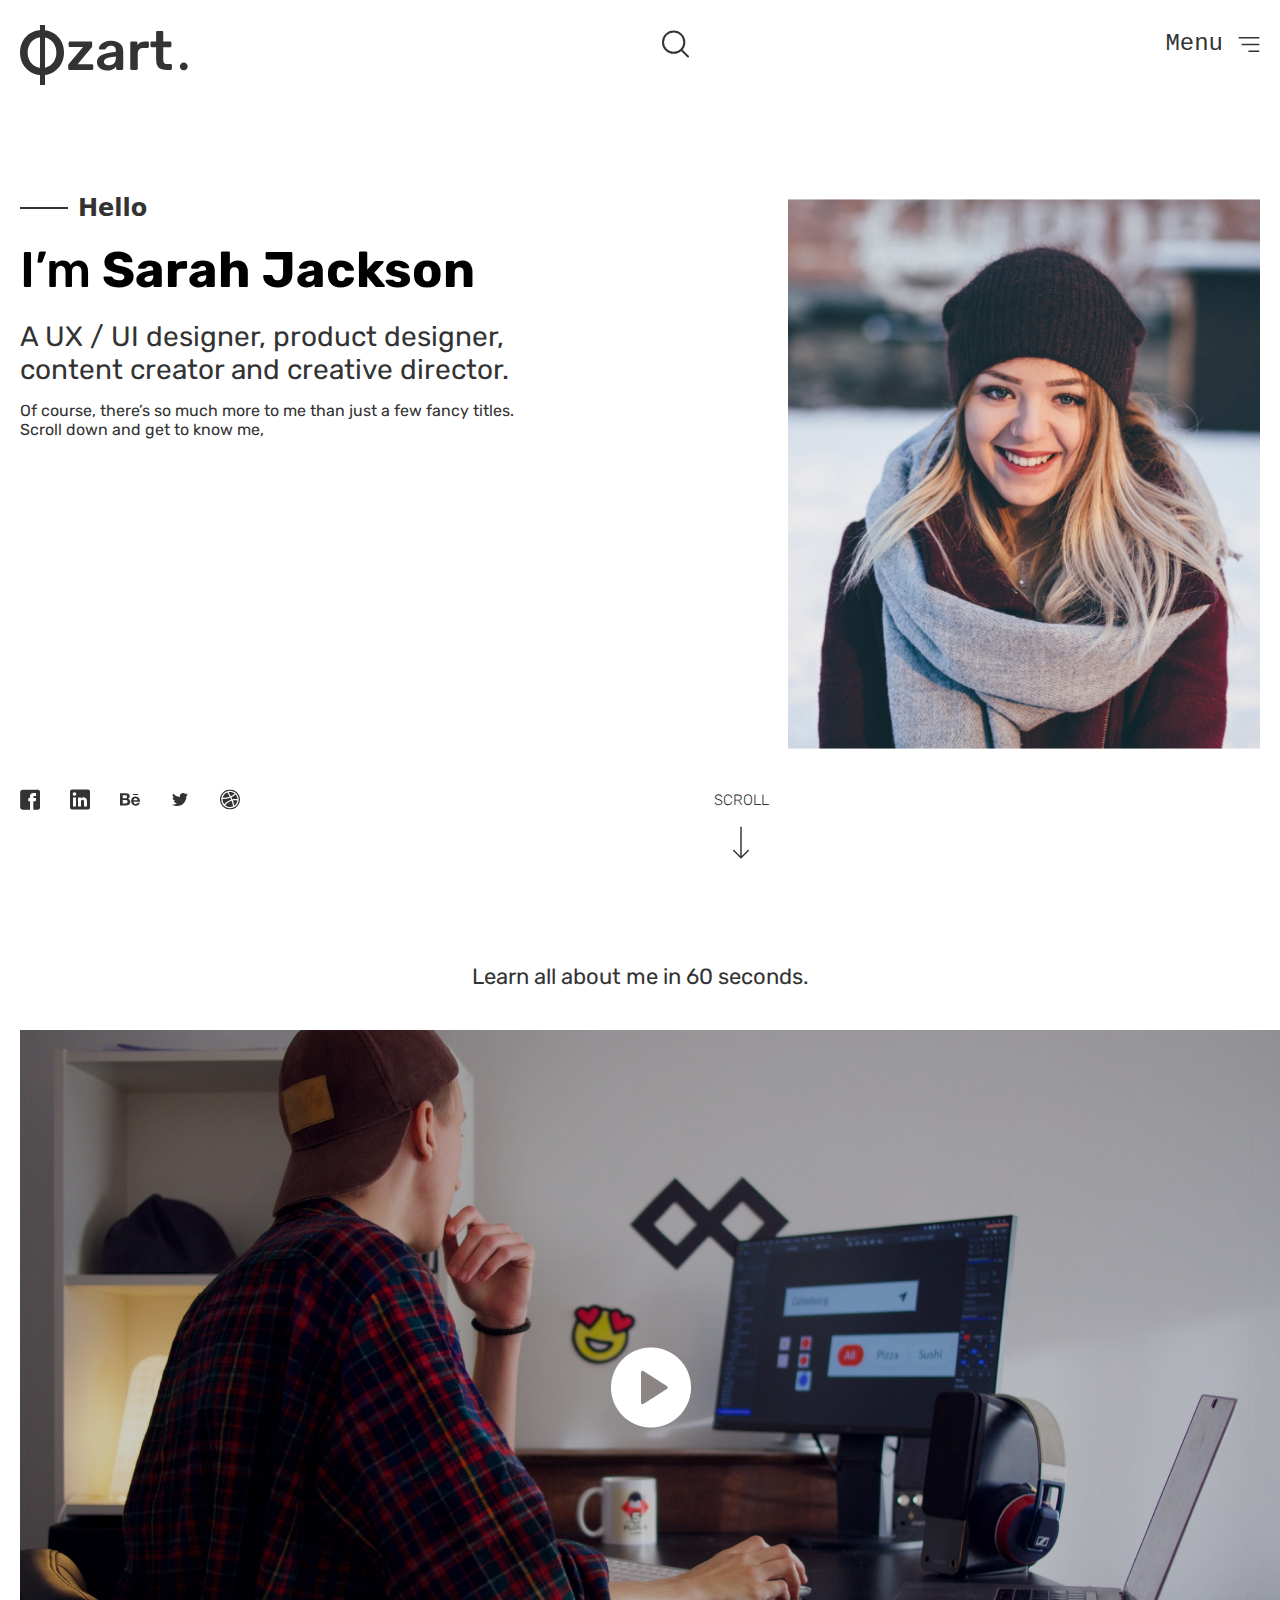
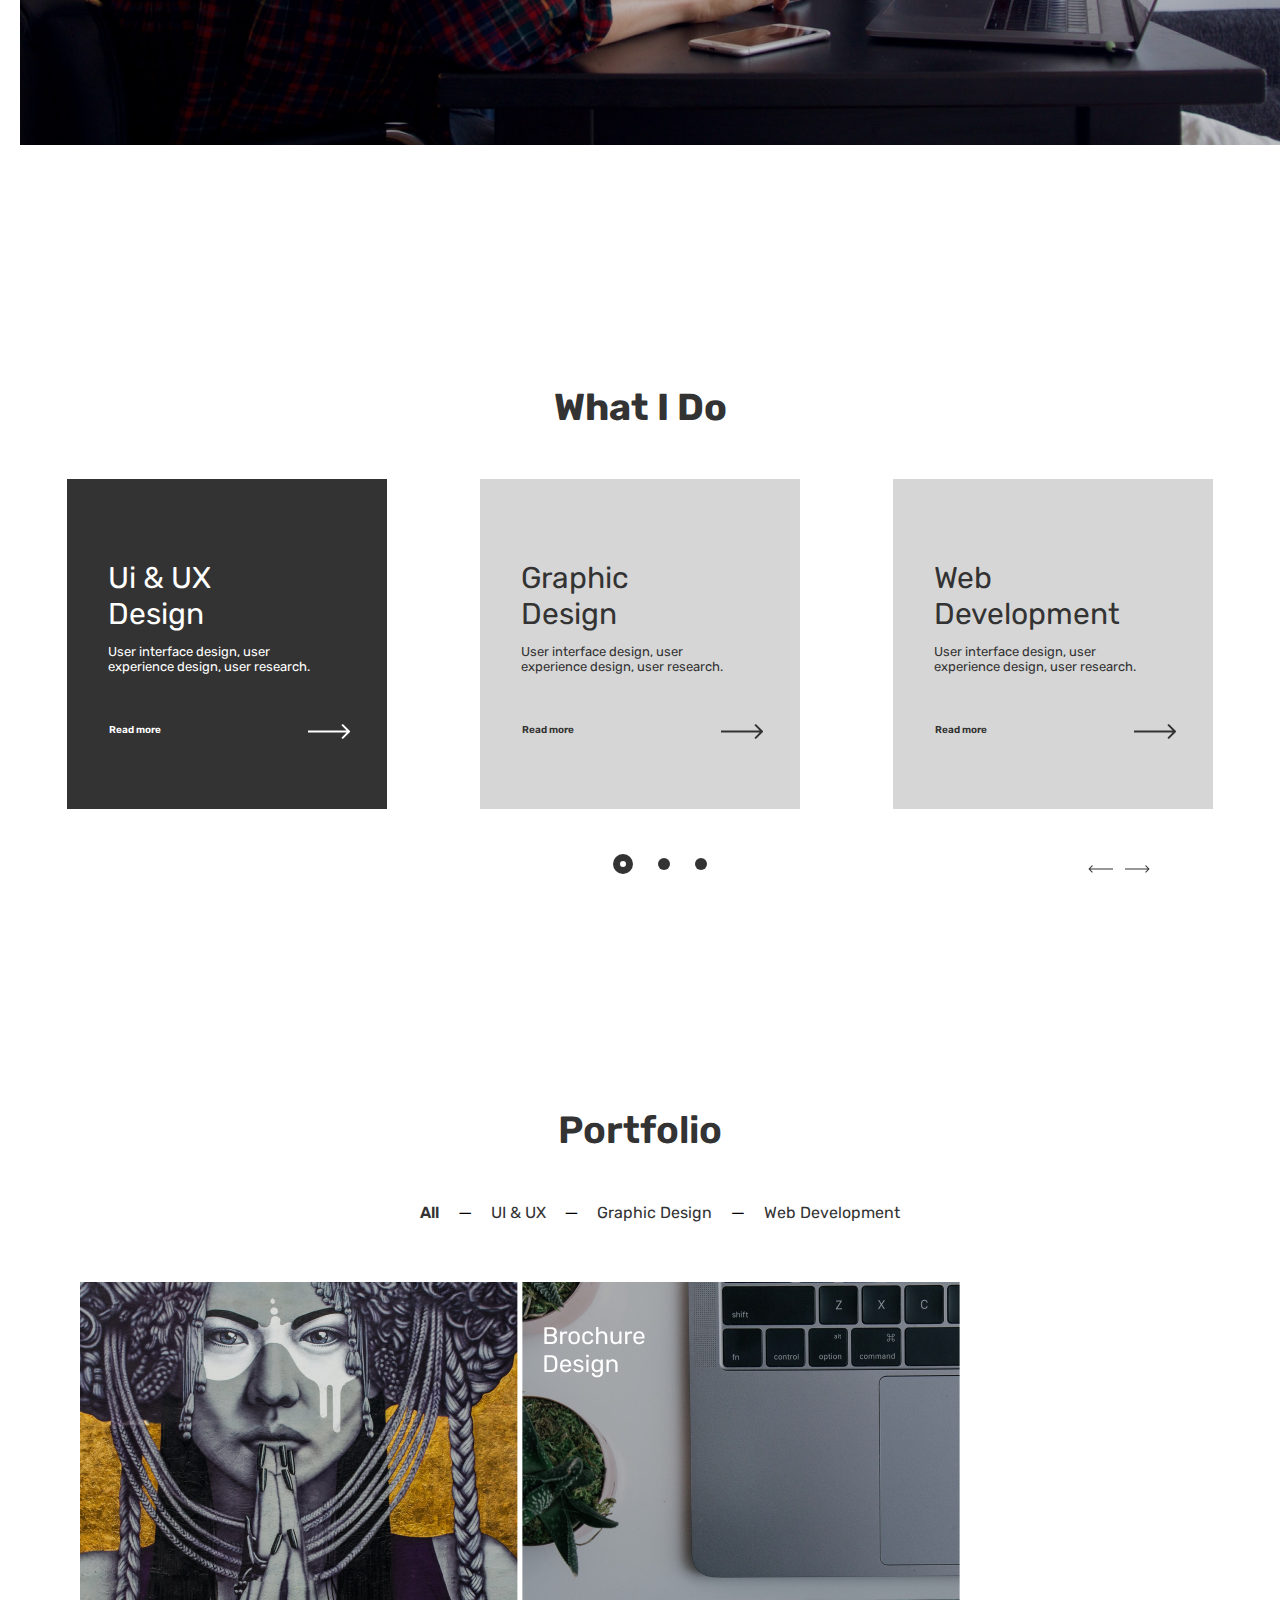
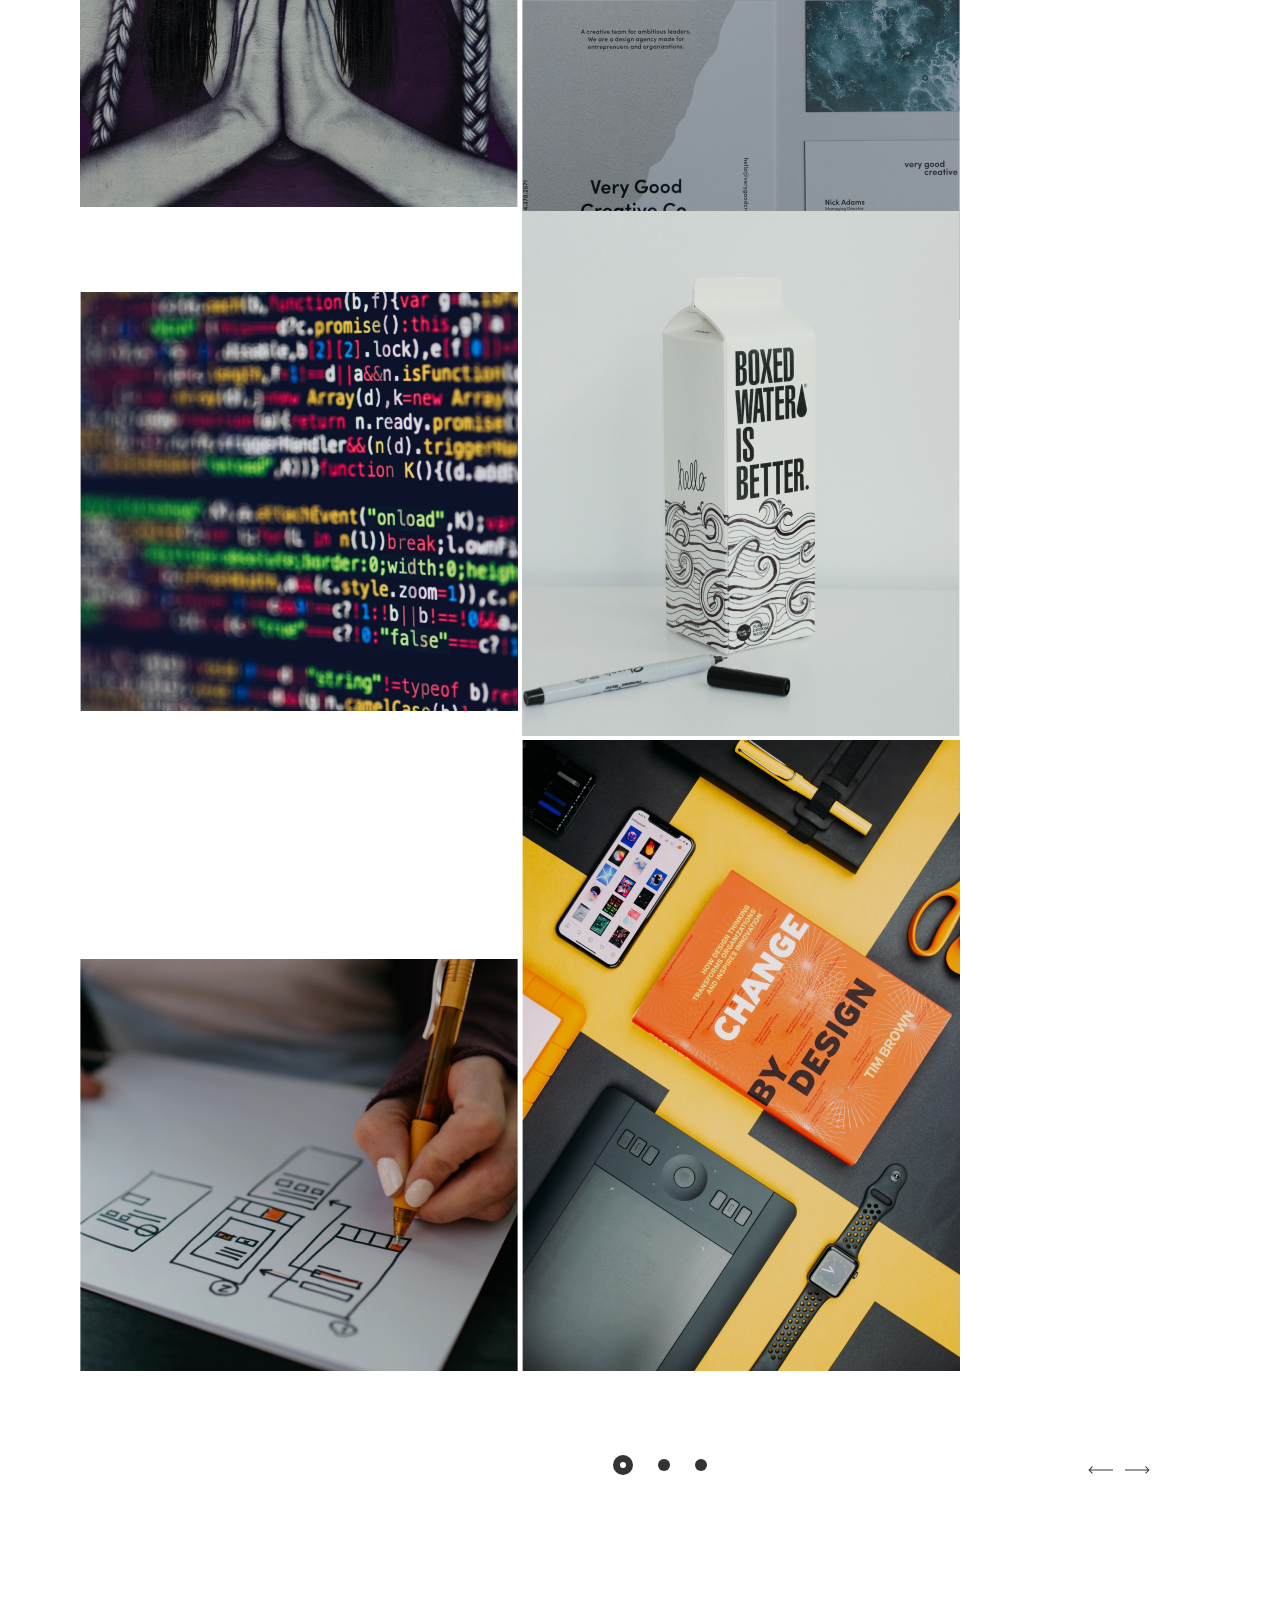
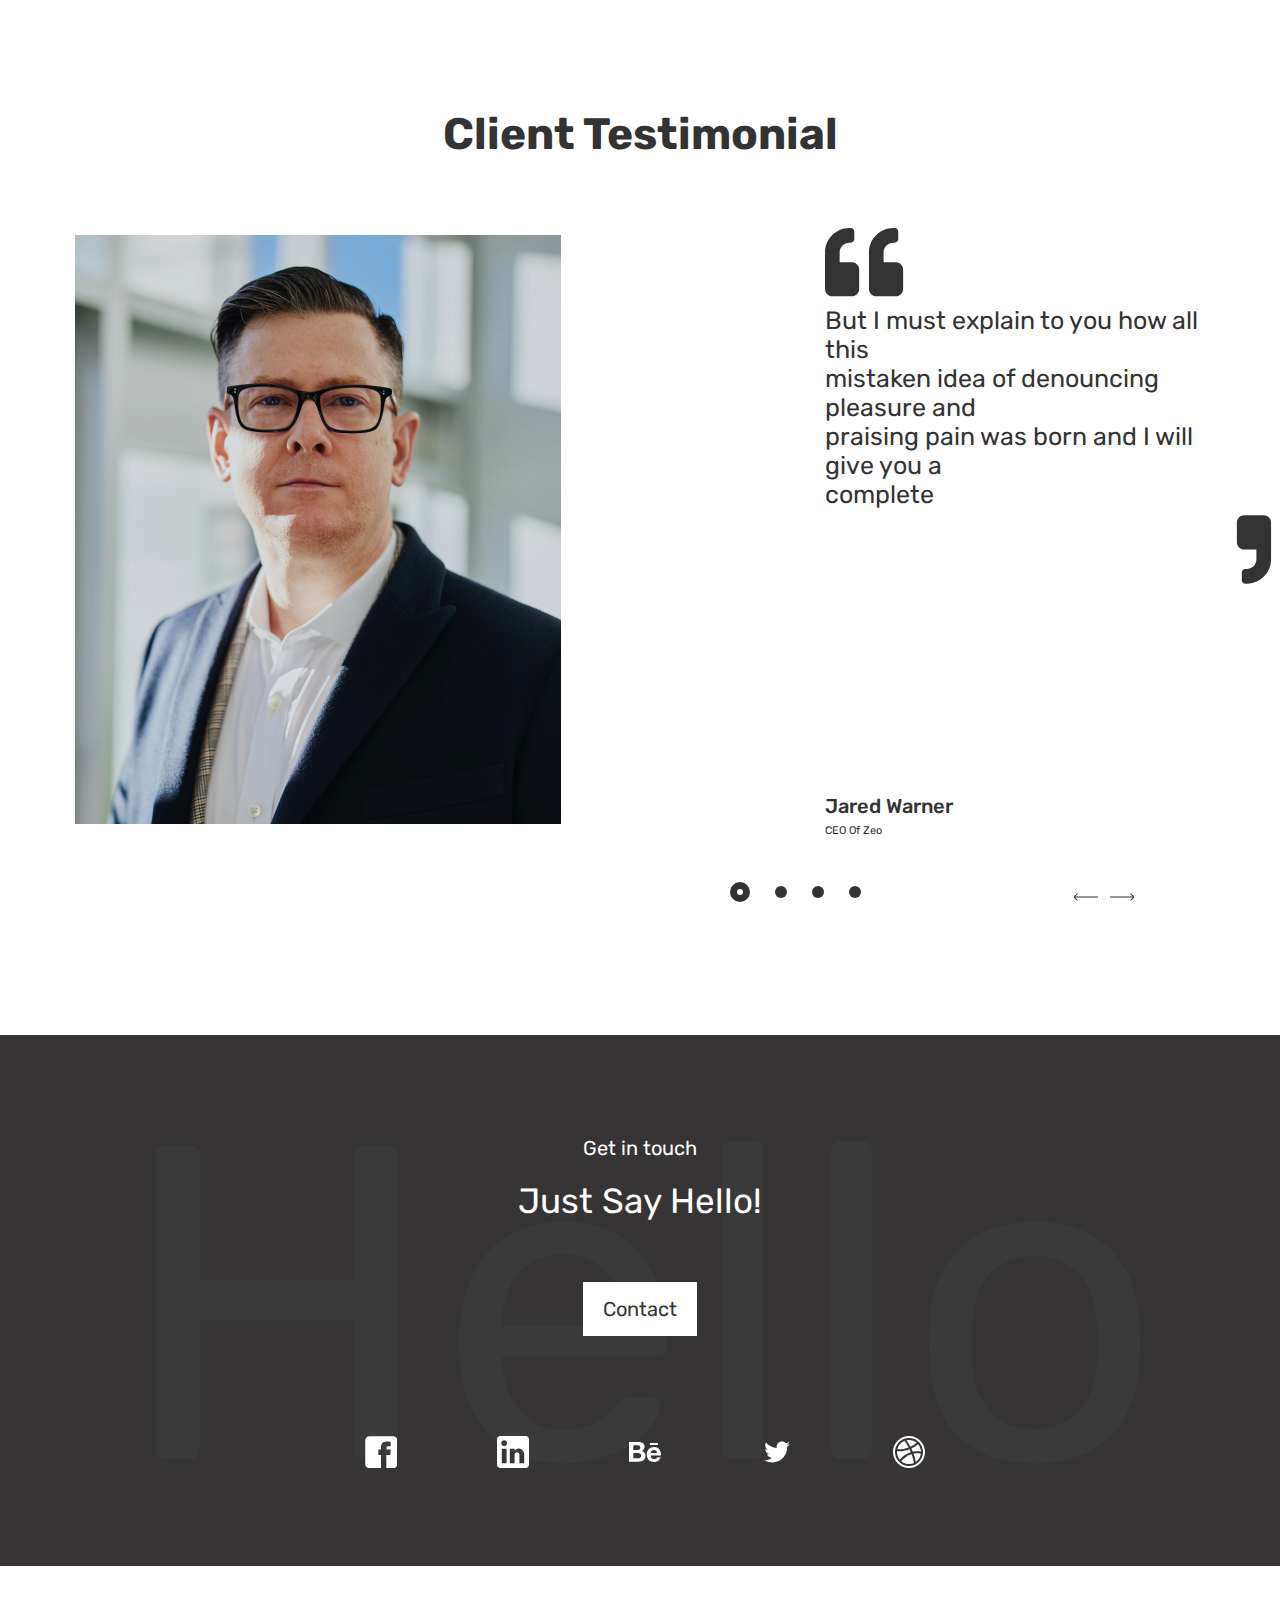
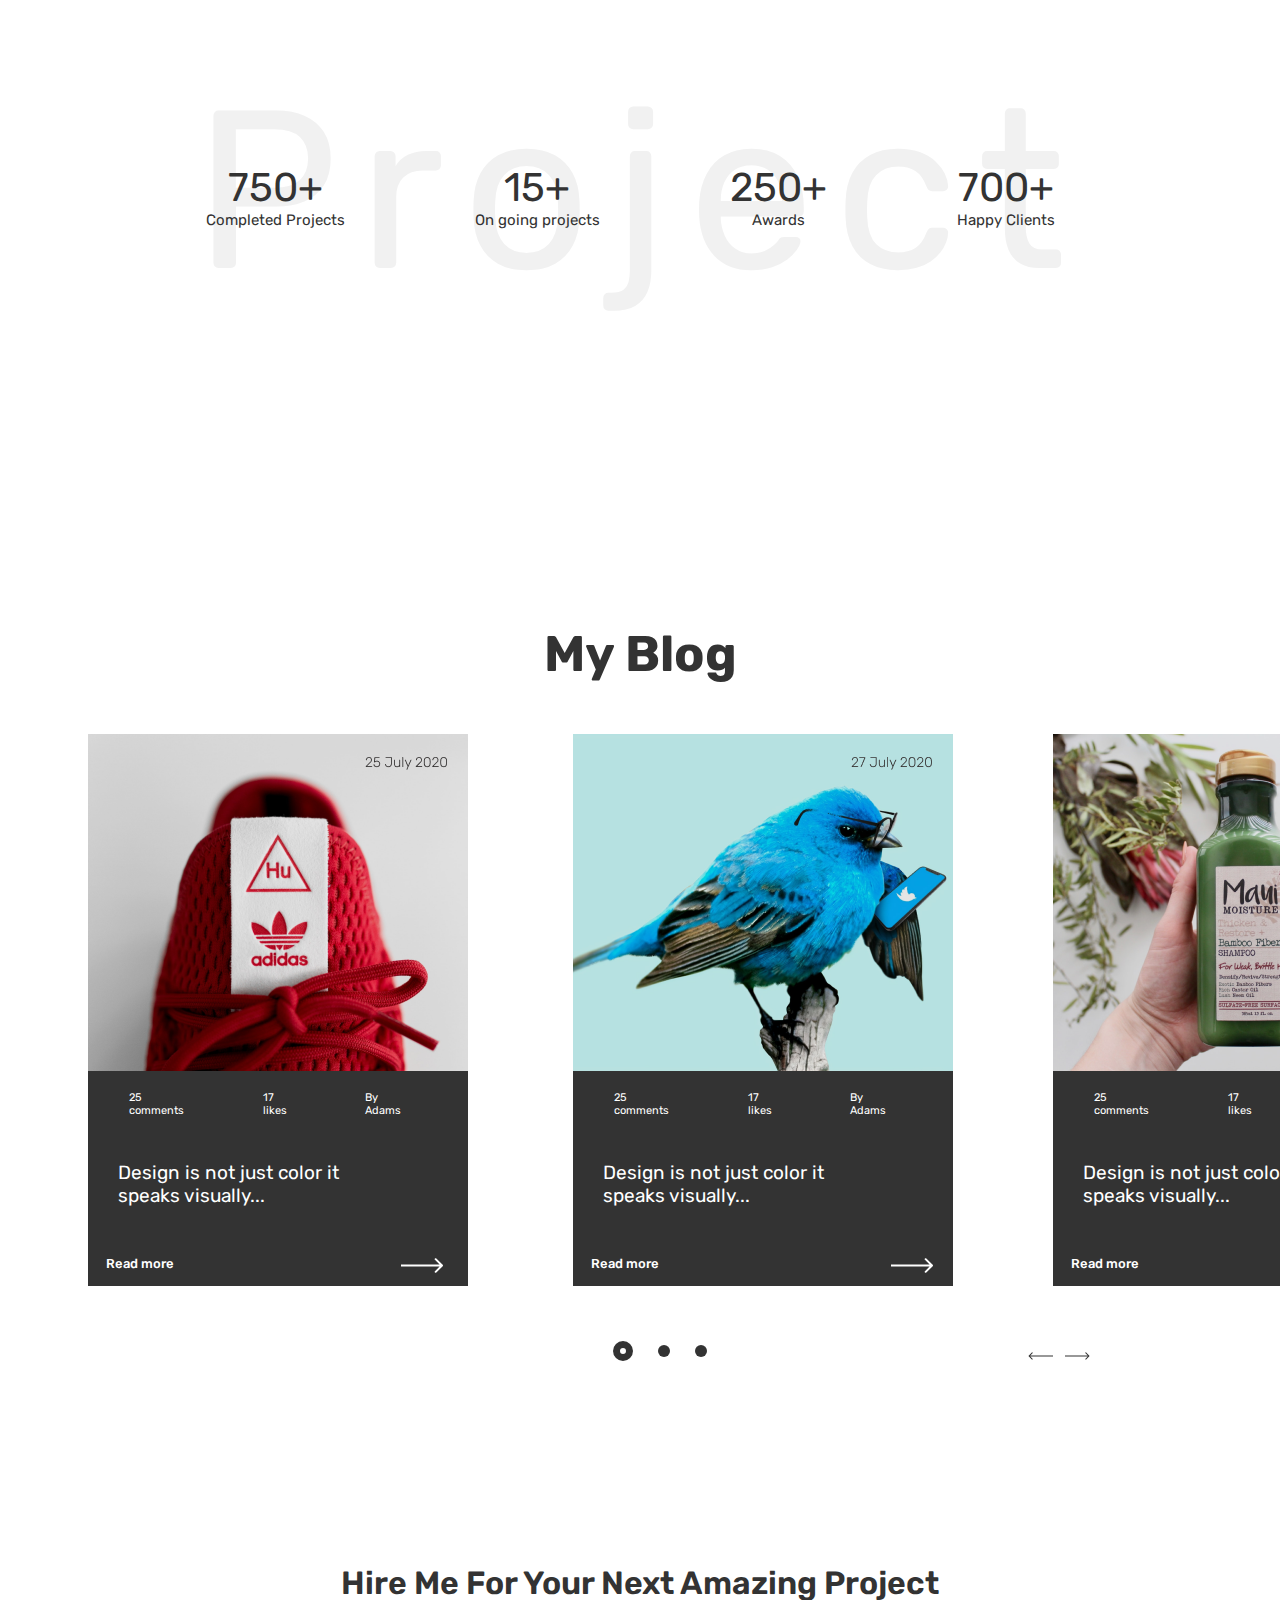
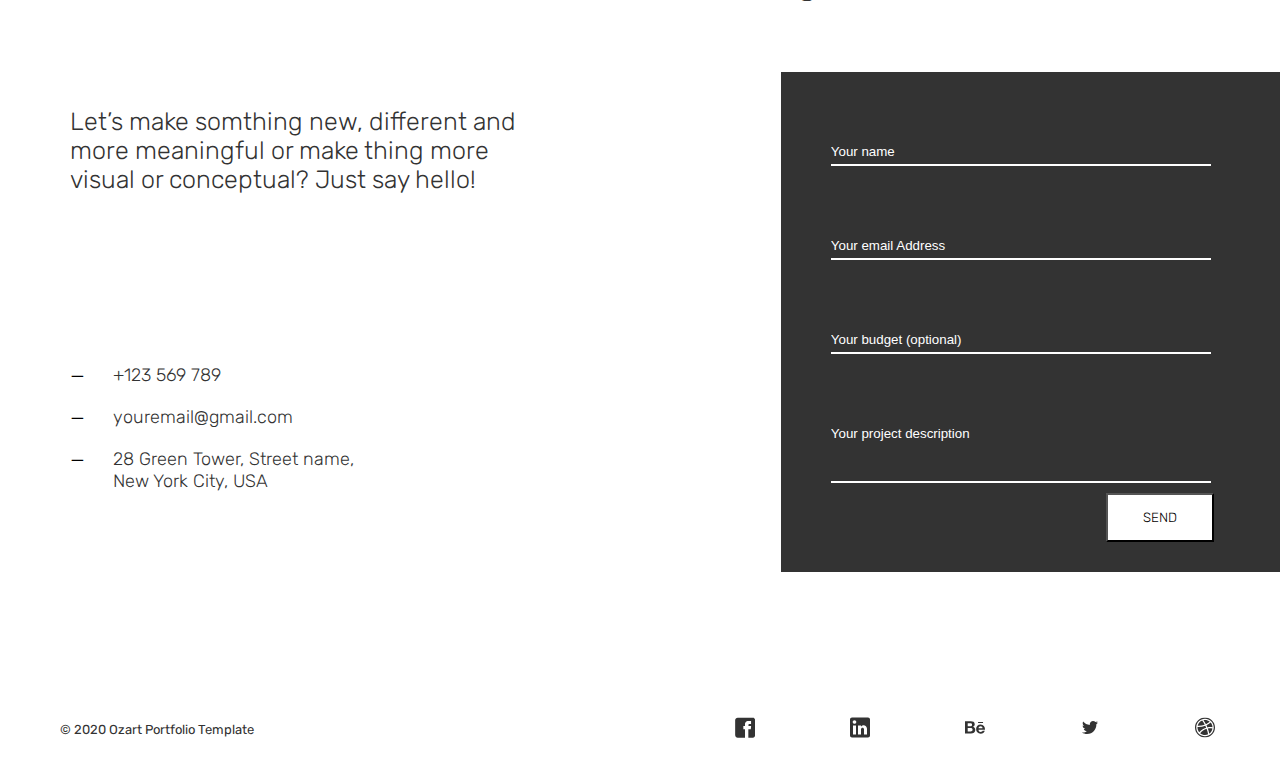
<file: index.html>
<!DOCTYPE html>
<html lang="en">
<head>
  <meta charset="UTF-8">
  <meta name="viewport" content="width=device-width, initial-scale=1.0">
  <title>Portfolio</title>
  <link rel="stylesheet" href="style.css">
  <link rel="preconnect" href="https://fonts.googleapis.com">
<link rel="preconnect" href="https://fonts.gstatic.com" crossorigin>
<link href="https://fonts.googleapis.com/css2?family=Rubik&display=swap" rel="stylesheet">
</head>
<body>
   <!--HEADER PART-->
  <header>
    <nav>
      <div class="AllLogos">
        <div class="Logos">
        <div class="Logo1"><img src="../Assets/Header/Vector1.svg" alt=""></div>
        <div class="Logo2"><img src="../Assets/Header/Vector2.svg" alt=""></div>
        <div class="Logo3"><img src="../Assets/Header/Vector3.svg" alt=""></div>
        <div class="Logo4"><img src="../Assets/Header/Vector4.svg" alt=""></div>
      </div>

      <div class="Logos2">
        <a href="#"><div class="Lupe1"><img src="../Assets/Header/Lupe.svg" alt=""></div>
        <div class="Lupe2"><img src="../Assets/Header/Lupe2.svg" alt=""></div></a>
      </div>
      
      <div class="Logos3">
        <p class="menu">Menu</p>
        <div class="border">
          <a href="#">
            <img src="../Assets/Header/Border.svg" alt="">
          </a>
        </div>
      </div>
      </div>
      </nav>
   </header>
   <!--MAIN PART-->
   <main>
    <!--SECTION_1-->
    <div class="mainPart">
    <section>
      <div class="welcome">
        <div class="hello">
          <img src="../Assets/Header/Line.svg" alt="">
      <h2 class="hellotext">Hello</h2>
        </div>
       
        <div class="sarah">
          <h1><span>I’m</span> Sarah Jackson</h1>
        </div>

        <div class="information">
          <p>A UX / UI designer, product designer,<br> content creator and creative director.</p>
        </div>

        <div class="moreInformation">
          <p>Of course, there’s so much more to me than just a few fancy titles.<br> Scroll down and get to know me,</p>
        </div>
        
        <div class="picture"><img src="../Assets/Header/ImageContainer.png" alt=""></div>
      </div>
    </section>
<!--SECTION 2-->
    <section>
      <a href="#">
      <div class="SocialMediaIcons">
        <div class="facebookIcon"><img src="../Assets/SocialMediaIcons/Vector1.svg" alt=""></div>
        <div class="linkedinIcon"><img src="../Assets/SocialMediaIcons/Group1.svg" alt=""></div>
        <div class="behanceIcon"><img src="../Assets/SocialMediaIcons/behance1.svg" alt=""></div>
        <div class="twitterIcon"><img src="../Assets/SocialMediaIcons/twitter1.svg" alt=""></div>
        <div class="ballIcon"><img src="../Assets/SocialMediaIcons/dribbble1.svg" alt=""></div>
      </div>
    </a>
      
      <div class="scrollPosition">
      <p class="scrollText">SCROLL</p>
      <div class="arrowIcon"><img src="../Assets/SocialMediaIcons/Group.svg" alt=""></div>
    </div>
    </section>

    <!--SECTION 3-->
    <section>
      <div class="video">
      <h2>Learn all about me in 60 seconds.</h2>
      </div>
      <div class="videoImg">
        <img src="../Assets/pictures/VideoContainer.png" alt="">
      </div>
    </section>

      <!--SECTION 4-->
      <section>
        <div class="skills">
          <div class="skillHeading">
            <h2>What I Do</h2>
          </div>
         
          <div class="allBorders">
          <div class="borders">
            <div class="borderOne">
              <h1>Ui & UX<br> Design</h1>
              <p class="borderText">User interface design, user<br> experience design, user research.</p>
              <ul>
                <li>
                  <div class="borderPosition">
                  <a href="#">
                    <p>Read more</p>
                  </a>
                  <a href="#">
                    <img src="../Assets/SVGs/Arrow1.svg" alt="">
                  </a>
                  </div>
                </li>
              </ul>
            </div>
          </div>
          
          
          <div class="borders2">
            <div class="borderTwo">
              <h1>Graphic<br> Design</h1>
              <p class="borderText">User interface design, user<br> experience design, user research.</p>
              <ul>
                <li>
                  <div class="borderPosition">
                  <a href="#">
                    <p>Read more</p>
                  </a>
                  <a href="#">
                    <img src="../Assets/SVGs/Arrow2.svg" alt="">
                  </a>
                  </div>
                </li>
              </ul>
            </div>
          </div>
          
          
          <div class="borders3">
            <div class="borderThree">
              <h1>Web<br> Development</h1>
              <p class="borderText">User interface design, user<br> experience design, user research.</p>
              <ul>
                <li>
                  <div class="borderPosition">
                  <a href="#">
                    <p>Read more</p>
                  </a>
                  <a href="#">
                    <img src="../Assets/SVGs/Arrow2.svg" alt="">
                  </a>
                  </div>
                </li>
              </ul>
            </div>
          </div>
          </div>
          <div class="skillsIcons">
            <ul>
              <li>
                <div class="skillsImages">
                <img class="img1" src="../Assets/SVGs/Circle.svg" alt="">
                <img src="../Assets/SVGs/Circle2.svg" alt="">
                <img src="../Assets/SVGs/Circle2.svg" alt="">
              </div>
              <div class="img2">
                <a href="#">
              <img src="../Assets/SVGs/ArrowsLeftAndRight.svg" alt="">
                </a>
              </div>
              </li>
            </ul>
          </div>
        </div>
      </section>
      <!--SECTION 5-->
      <section>
        <div class="portfolio">
          <h1>Portfolio</h1>
          <nav>
            <ul>
              <div class="portfolioLs">
              <li>
                <a href="#">
                <span class="firstL">
                  All
                </span>
                </a>
              </li>
              <li class="line">
                ─
              </li>
              <li>
                <a href="#">
                UI & UX
                </a>
              </li>
              <li class="line">
                ─
              </li>
              <li>
                <a href="#">
                Graphic Design
                </a>
              </li>
              <li class="line">
                ─
              </li>
              <li>
                <a href="#">
                Web Development
                </a>
              </li>
              </div>
            </ul>
          </nav>

          <div class="portfolioPictures">
            <div class="portfolioPicturesNotMobile">
            <img class="img1" src="../Assets/pictures/pictureone.png" alt="">
            <img class="img2" src="../Assets/pictures/picturetwo.png" alt="">
            <img class="img3" src="../Assets/pictures/picturethree.png" alt="">
            <img class="img4" src="../Assets/pictures/picturefour.png" alt="">
            <img class="img5" src="../Assets/pictures/picturefive.png" alt="">
            <img class="img6" src="../Assets/pictures/picturesix.png" alt="">
            </div>
            <div class="test">
            <div class="portfolioMobilePictures">
            <img class="img1M" src="../Assets/PortfolioPicturesMobile/img1.png" alt="">
            <img class="img2M" src="../Assets/PortfolioPicturesMobile/img2.png" alt="">
            <img class="img3M" src="../Assets/PortfolioPicturesMobile/img3.png" alt="">
            <img class="img4M" src="../Assets/PortfolioPicturesMobile/img4.png" alt="">
            <img class="img5M" src="../Assets/PortfolioPicturesMobile/img5.png" alt="">
            <img class="img6M" src="../Assets/PortfolioPicturesMobile/img6.png" alt="">
            </div>
            </div>
          </div>

          <div class="portfolioSvgs">
            <ul>
              <li>
                <div class="portfolioPosition">
              <img src="../Assets/SVGs/Circle.svg" alt="">
              <img src="../Assets/SVGs/Circle2.svg" alt="">
              <img src="../Assets/SVGs/Circle2.svg" alt="">
            </div>
              <div class="portfolioArrow">
                <a href="#">
                <img src="../Assets/SVGs/ArrowsLeftAndRight.svg" alt="">
                </a>
              </div>
            </li>
          </ul>
          </div>
        </div>
      </section>
      
      <!--SECTION 6-->
      <section>
    <div class="testimonial">
      <div class="testimonialHeading">
        <h1>Client Testimonial</h1>
      </div> 
      <div class="testimonialPicture">
        <img src="../Assets/pictures/businessman.png" alt="">
      </div>
      <div class="testimonialQuotationMarkDown">
        <img src="../Assets/SVGs/quotationmarkdown.svg" alt="">
      </div>
      <div class="testimonialText">
        <p>But I must explain to you how all this<br> mistaken idea of denouncing pleasure and<br> praising pain was born and I will give you a<br> complete</p>
      </div>
      <div class="testimonialQuotationMarkUp">
         <div class="testimonialMark">
        <img src="../Assets/SVGs/quotationmarkup.svg" alt="">
         </div>
      </div>
      <div class="testimonialName">
        <p class="text1">Jared Warner</p>
        <p class="text2">CEO Of Zeo</p>
      </div>

      <div class="testimonialLogos">
        <ul>
          <li>
              <div class="testimonialCircles">
            <img src="../Assets/SVGs/Circle.svg" alt="">
            <img src="../Assets/SVGs/Circle2.svg" alt="">
            <img src="../Assets/SVGs/Circle2.svg" alt="">
            <img src="../Assets/SVGs/Circle2.svg" alt="">
              </div>   
          </li>
        </ul>
        <div class="testimonialArrows">
          <a href="#">
            <img src="../Assets/SVGs/ArrowsLeftAndRight.svg" alt="">
          </a>
        </div>
      </div>
    </div>
  </section>
<!--SECTION 7-->
  <section>
    <div class="contact">
      <div class="blackBox">
      <div class="contactHello">
        <p>Hello</p>
      </div>
      </div>
        <div class="contactInformation">
          <p>Get in touch</p>
          <p class="text2">Just Say Hello!</p>
          
          <p class="button">
            <a href="#">Contact</a>
          </p>

          <div class="contactIcons">
            <ul>
              <li>
                <a href="#">
                <div class="contactLogos">
                <img src="../Assets/SocialMediaIconsWhite/icon1.svg" alt="">
                <img src="../Assets/SocialMediaIconsWhite/icon2.svg" alt="">
                <img src="../Assets/SocialMediaIconsWhite/icon3.svg" alt="">
                <img src="../Assets/SocialMediaIconsWhite/icon4.svg" alt="">
                <img src="../Assets/SocialMediaIconsWhite/icon5.svg" alt="">
              </div>
            </a>  
              </li>
            </ul>
          </div>
        </div>
    </div>
  </section>
<!--SECTION 8-->
  <section>
    <div class="project">
    <div class="projectHeading">
      <p>Project</p>
    </div>
    <div class="projectNumbers">
      <ul>
        <div class="projectAdvantagesAll">
        <li>
          <div class="projectAdvantages">
           <p>750+</p>
           <p class="second">Completed Projects</p>
          </div>
        </li>
        <li>
          <div class="projectAdvantages2">
           <p>15+</p>
           <p class="second">On going projects</p>
          </div>
        </li>
        <li>
          <div class="projectAdvantages3">
           <p>250+</p>
           <p class="second">Awards</p>
          </div>
        </li>
        <li>
          <div class="projectAdvantages4">
           <p>700+</p>
           <p class="second">Happy Clients</p>
          </div>
        </li>
      </div>
      </ul>
    </div>
    </div>
  </section>
  <!--SECTION 9-->
  <section>
    <div class="blog">
      <div class="blogHeading">
        <h1>My Blog</h1>
      </div>
      <div class="blogBoxes">
        <div class="blogImageOne"> 
          <img class="img1" src="../Assets/pictures/blogone.png" alt="">
        <div class="blogBoxesBlack">
          <ul>
            <div class="blogBoxOne">
            <li>
              <p>25 comments</p>
            </li>
            <li>
              <p>17 likes</p>
            </li>
            <li>
              <p>By Adams</p>
            </li>
            </div>
          </ul>

          <div class="blogBoxOneText">
           <p>Design is not just color it<br> speaks visually...</p>
          </div>
          <div class="blogReadMore">
            <p>
              <a href="#">
                Read more
              </a>
            </p>
            <a href="#">
            <img src="../Assets/SVGs/Arrow1.svg" alt="">
            </a>
          </div>
        </div>
          </div>
          <!--2nd Box-->
          <div class="blogBoxTwo">
          <div class="blogImageTwo">
          <img class="img2" src="../Assets/pictures/blogtwo.png" alt="">
          <div class="blogBoxesBlack">
          <ul>
            <div class="blogBoxOne">
            <li>
              <p>25 comments</p>
            </li>
            <li>
              <p>17 likes</p>
            </li>
            <li>
              <p>By Adams</p>
            </li>
            </div>
          </ul>

          <div class="blogBoxOneText">
           <p>Design is not just color it<br> speaks visually...</p>
          </div>
          <div class="blogReadMore">
            <p>
              <a href="#">
                Read more
              </a>
            </p>
            <a href="#">
            <img src="../Assets/SVGs/Arrow1.svg" alt="">
            </a>
          </div>
          </div>
          </div>
          </div>
          <!--3rd Box-->
          <div class="blogBoxThree">
          <div class="blogImageThree">
            <img class="img3" src="../Assets/pictures/blogthree.png" alt="">
        <div class="blogBoxesBlack">
          <ul>
            <div class="blogBoxOne">
            <li>
              <p>25 comments</p>
            </li>
            <li>
              <p>17 likes</p>
            </li>
            <li>
              <p>By Adams</p>
            </li>
            </div>
          </ul>

          <div class="blogBoxOneText">
           <p>Design is not just color it<br> speaks visually...</p>
          </div>
          <div class="blogReadMore">
            <p>
              <a href="#">
                Read more
              </a>
            </p>
            <a href="#">
            <img src="../Assets/SVGs/Arrow1.svg" alt="">
            </a>
          </div>
        </div>
          </div>
      </div>
      </div>
      <div class="blogLogos">
        <ul>
          <li>
            <div class="blogLogosAll">
            <img src="../Assets/SVGs/Circle.svg" alt="">
            <img src="../Assets/SVGs/Circle2.svg" alt="">
            <img src="../Assets/SVGs/Circle2.svg" alt="">
            </div>
            <div class="blogArrows">
              <a href="#">
              <img src="../Assets/SVGs/ArrowsLeftAndRight.svg" alt="">
              </a>
            </div>
          </li>
        </ul>
      </div>
      </div>
  </section>
</div>
</main>

<footer>
  <div class="footerPart">
    <div class="footer">
    <div class="footerHeading">
      <h1>Hire Me For Your Next Amazing Project</h1>
    </div>
    <div class="footerInformationText">
      <p>Let’s make somthing new, different and<br> more meaningful or make thing more<br> visual or conceptual? Just say hello!</p>
    </div>
    <div class="footerContacts">
      <ul>
        <li>
          <div class="footerDates">
          <p>+123 569 789</p>
        </div>
      </li>
      <li>
        <div class="footerDates">
        <p>youremail@gmail.com</p>
        </div>
      </li>
      <li>
        <div id="footerDatesLast" class="footerDates">
        <p>28 Green Tower, Street name,<br>
          New York City, USA</p>
        </div>
      </li>
    </ul>
  </div>
<div class="footerBox">
  <div class="footerApplicationBlackBox">
  <div class="footerApplicationBox">
    <label for="username"></label>
    <input id="username" placeholder="Your name">
  </div>
  <div class="footerApplicationBox">
    <label for="email"></label>
    <input id="email" placeholder="Your email Address">
  </div>
  <div class="footerApplicationBox">
    <label for="budget"></label>
    <input id="budget" placeholder="Your budget (optional)">
  </div>
  <div class="footerApplicationBox2">
    <label for="project"></label>
    <input id="project" placeholder="Your project description">
  </div>
  <div class="footerApplicationButton">
    <button class="footerButton">
      <a href="#">SEND</a>
    </button>
  </div>
  </div>
</div>
  <div class="footerEndText">
    <p>© 2020 Ozart Portfolio Template</p>
    <ul>
      <li>
        <a href="#">
        <div class="footerLogos">
        <img src="../Assets/SocialMediaIcons/Vector1.svg" alt="">
        <img src="../Assets/SocialMediaIcons/Group1.svg" alt="">
        <img src="../Assets/SocialMediaIcons/behance1.svg" alt="">
        <img src="../Assets/SocialMediaIcons/twitter1.svg" alt="">
        <img src="../Assets/SocialMediaIcons/dribbble1.svg" alt="">
        </div>
        </a>
        </li>
    </ul>
  </div>
</div>
</div>
</footer>
</body>
</html>
</file>
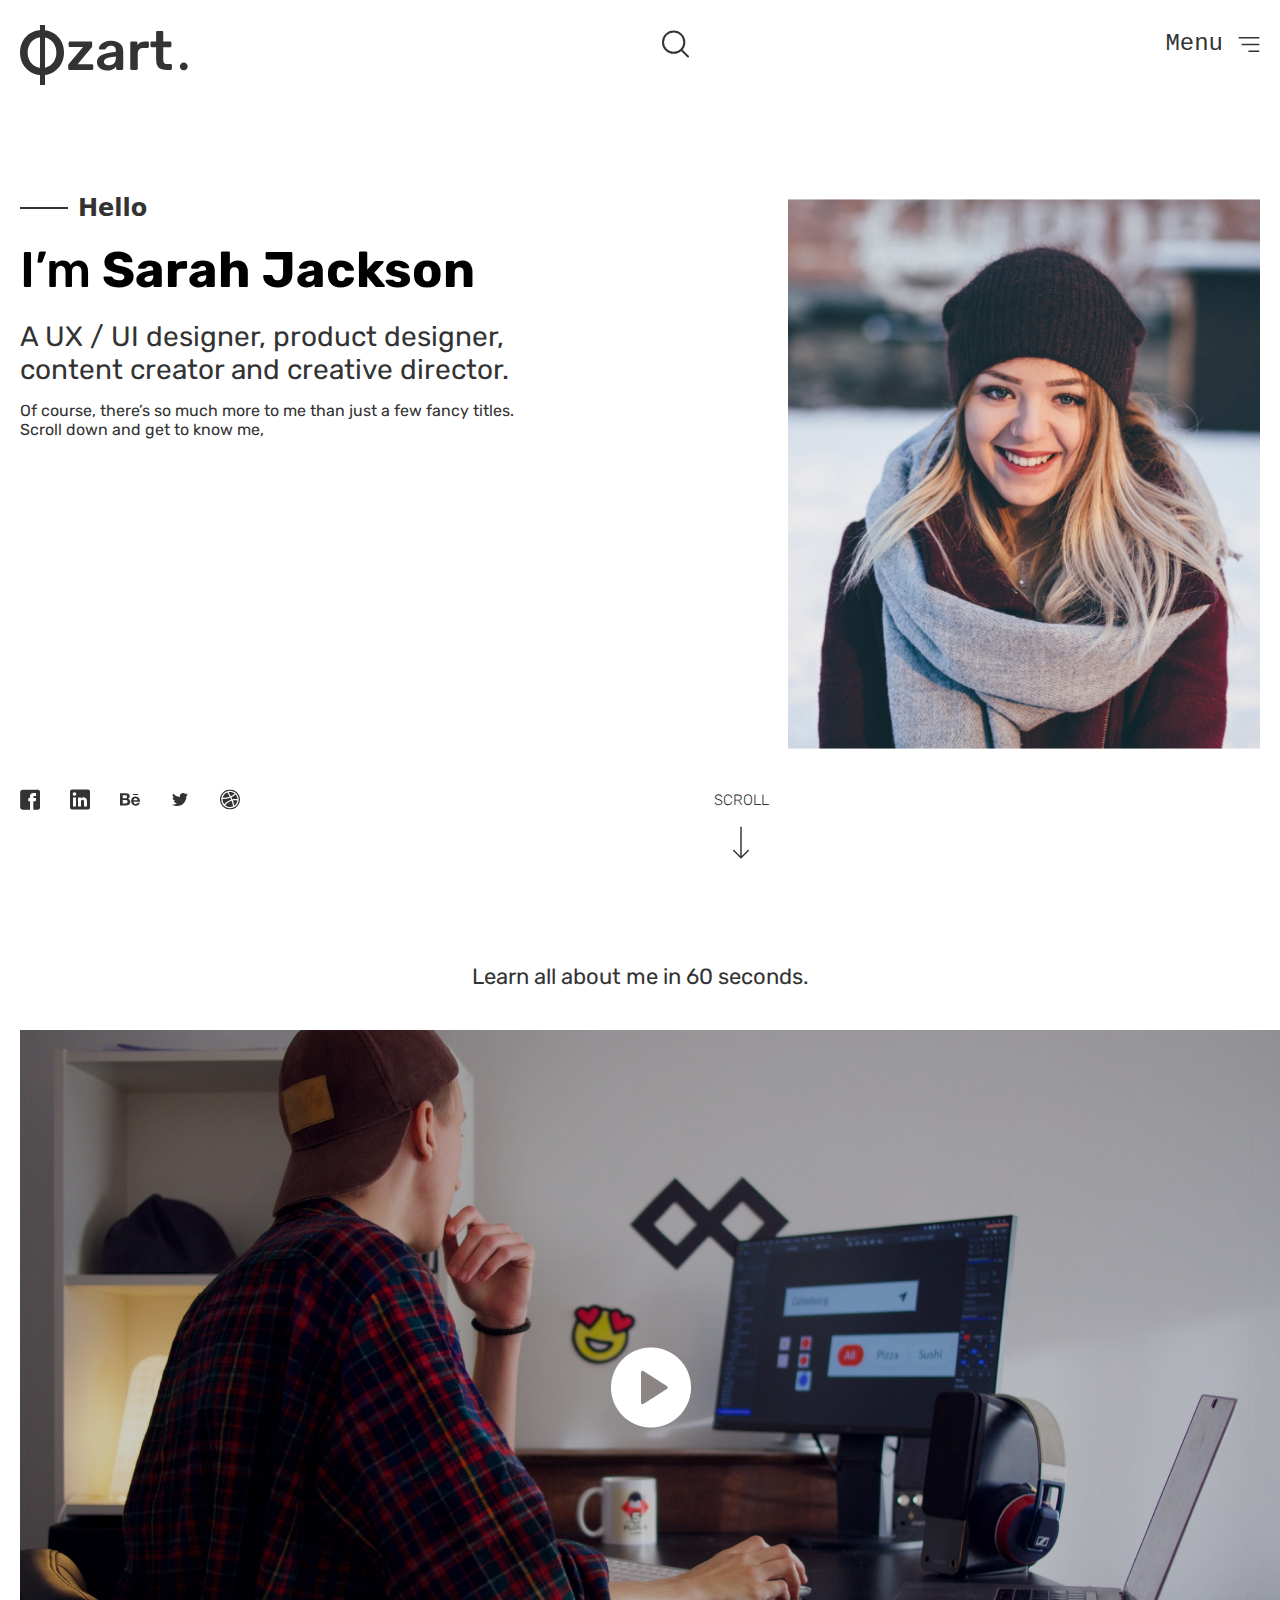
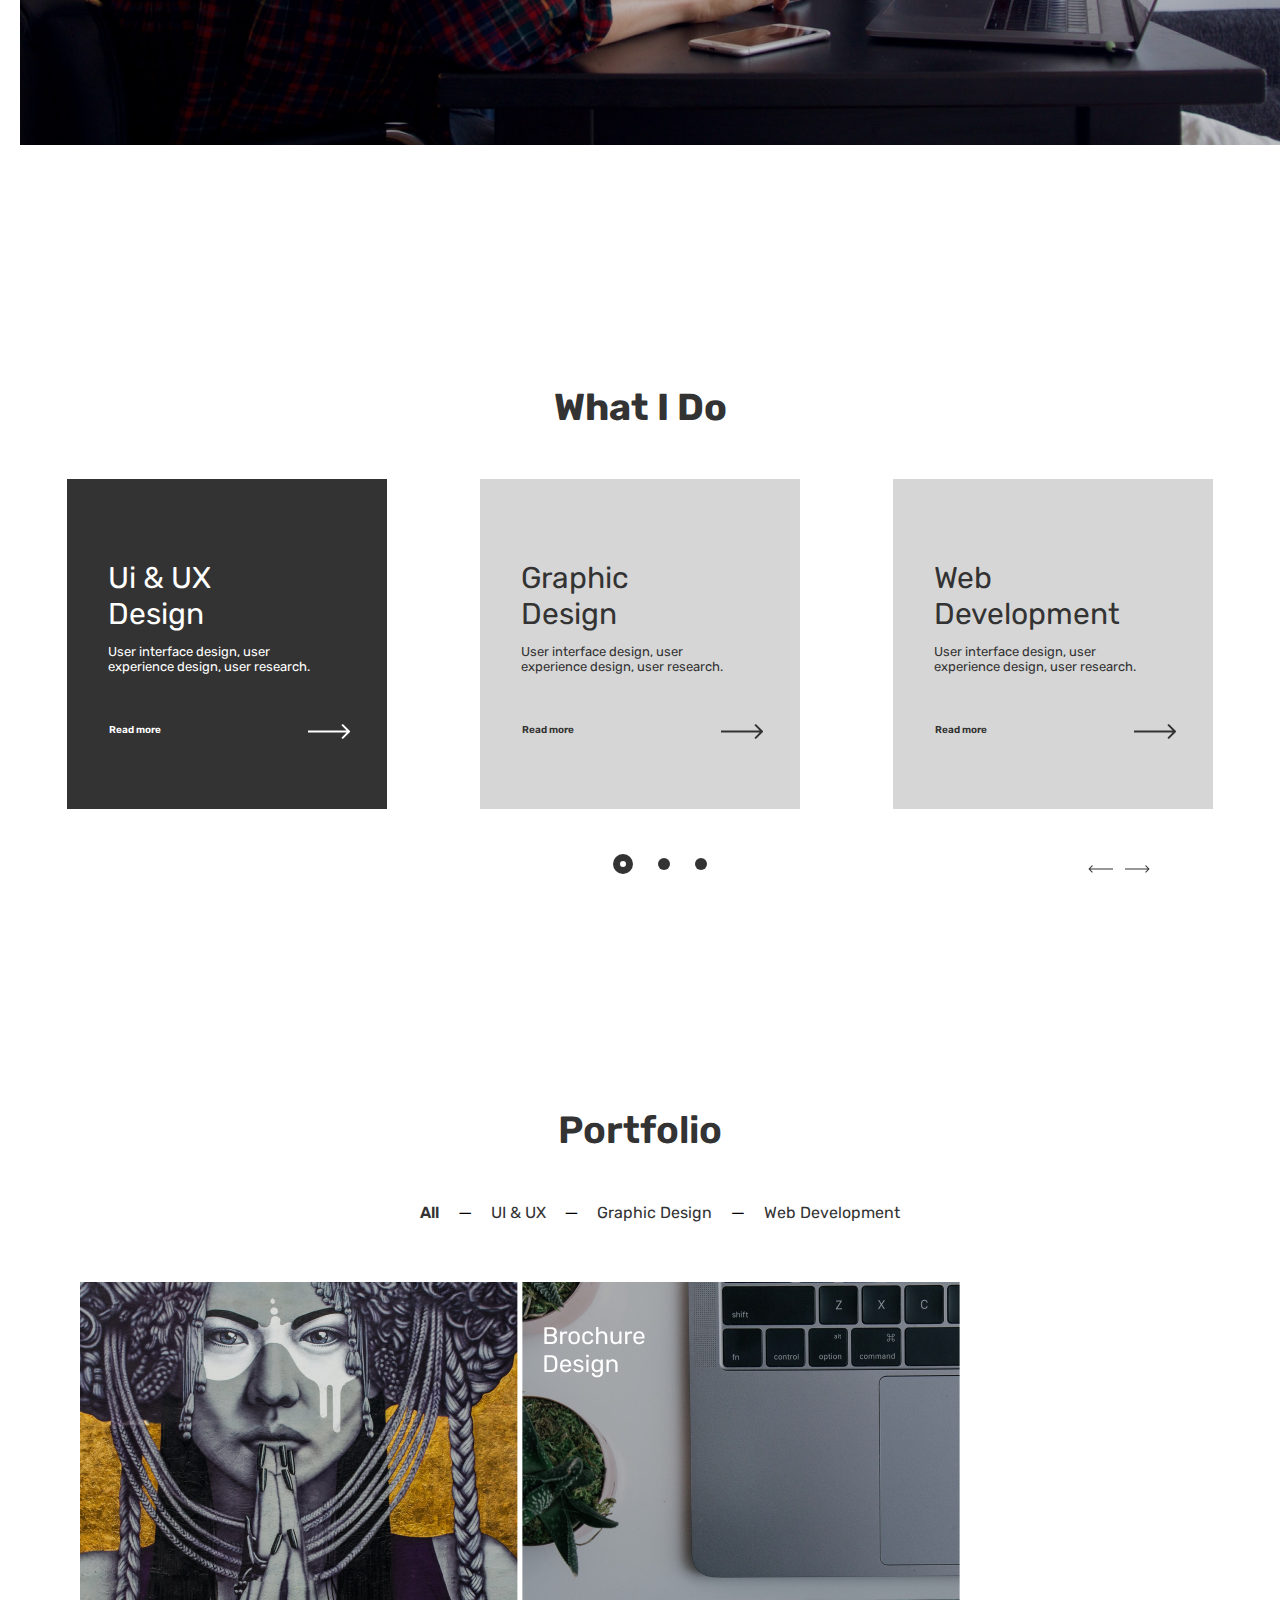
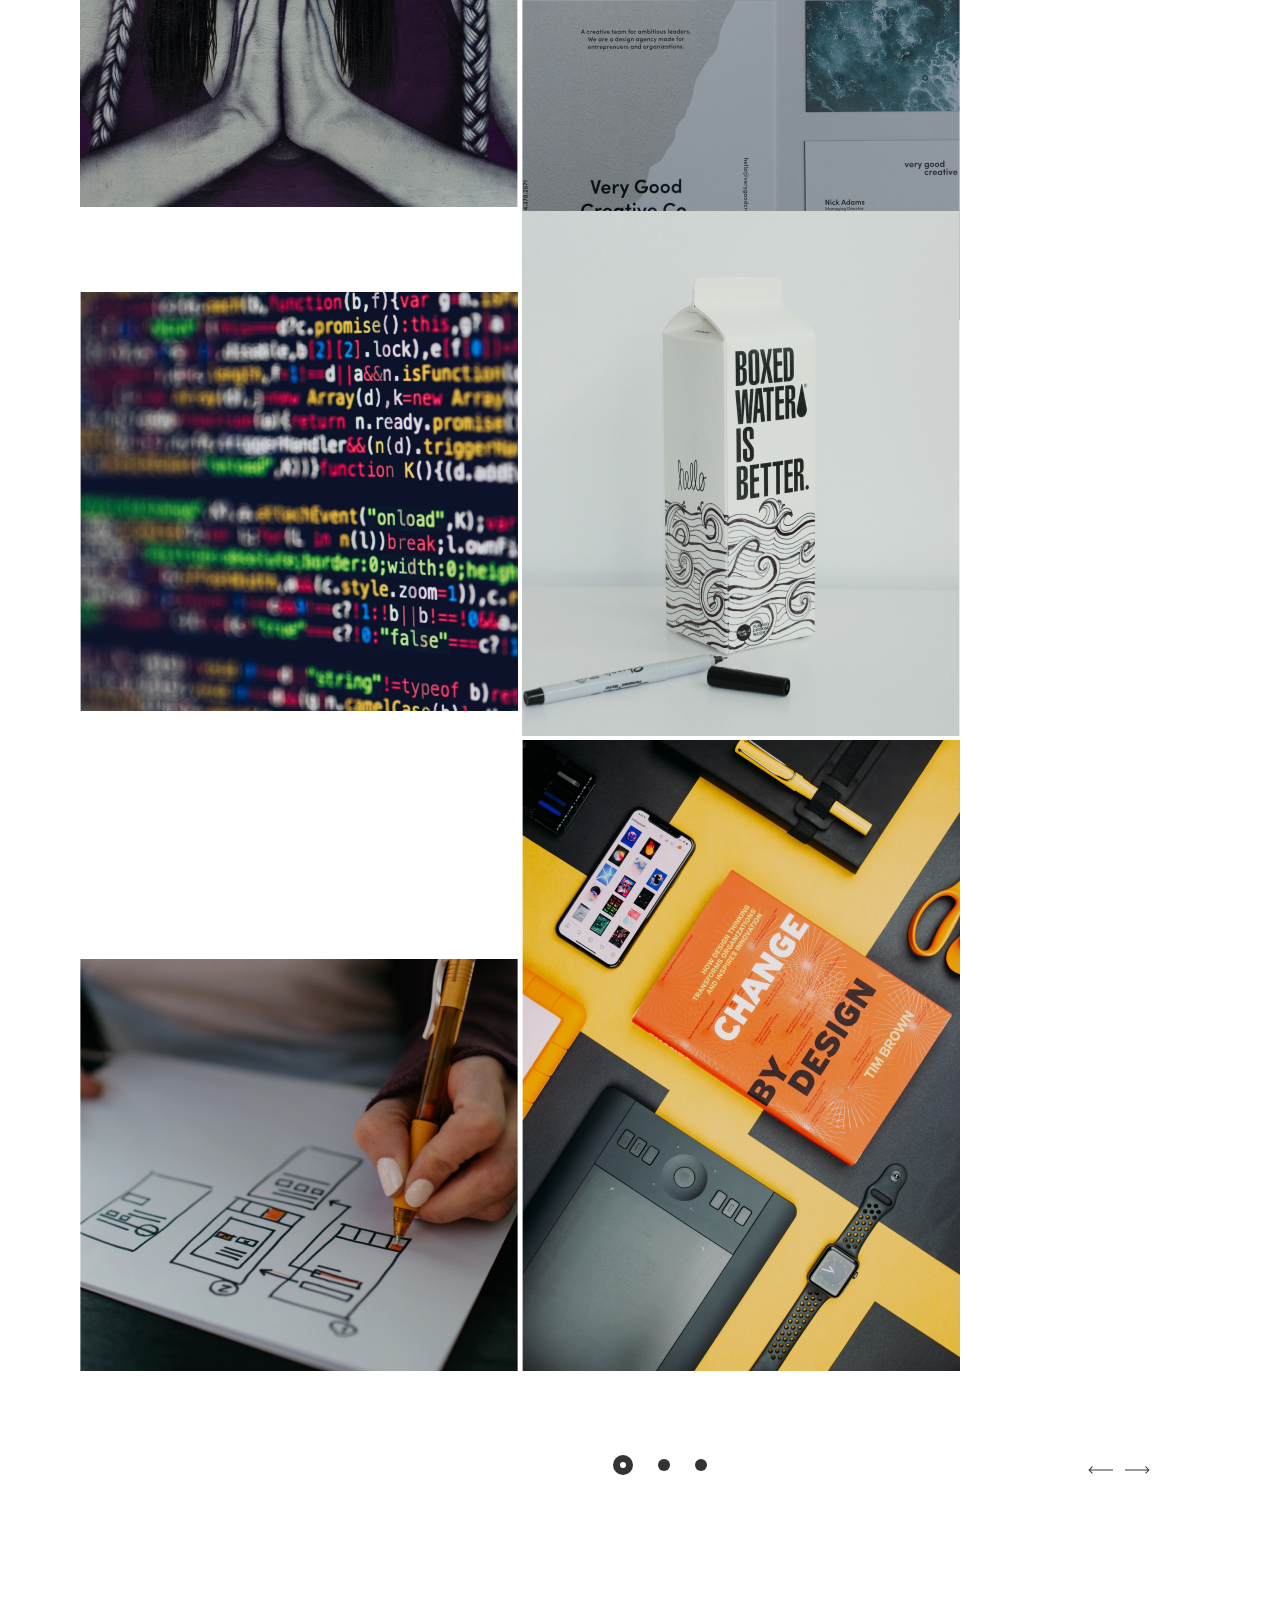
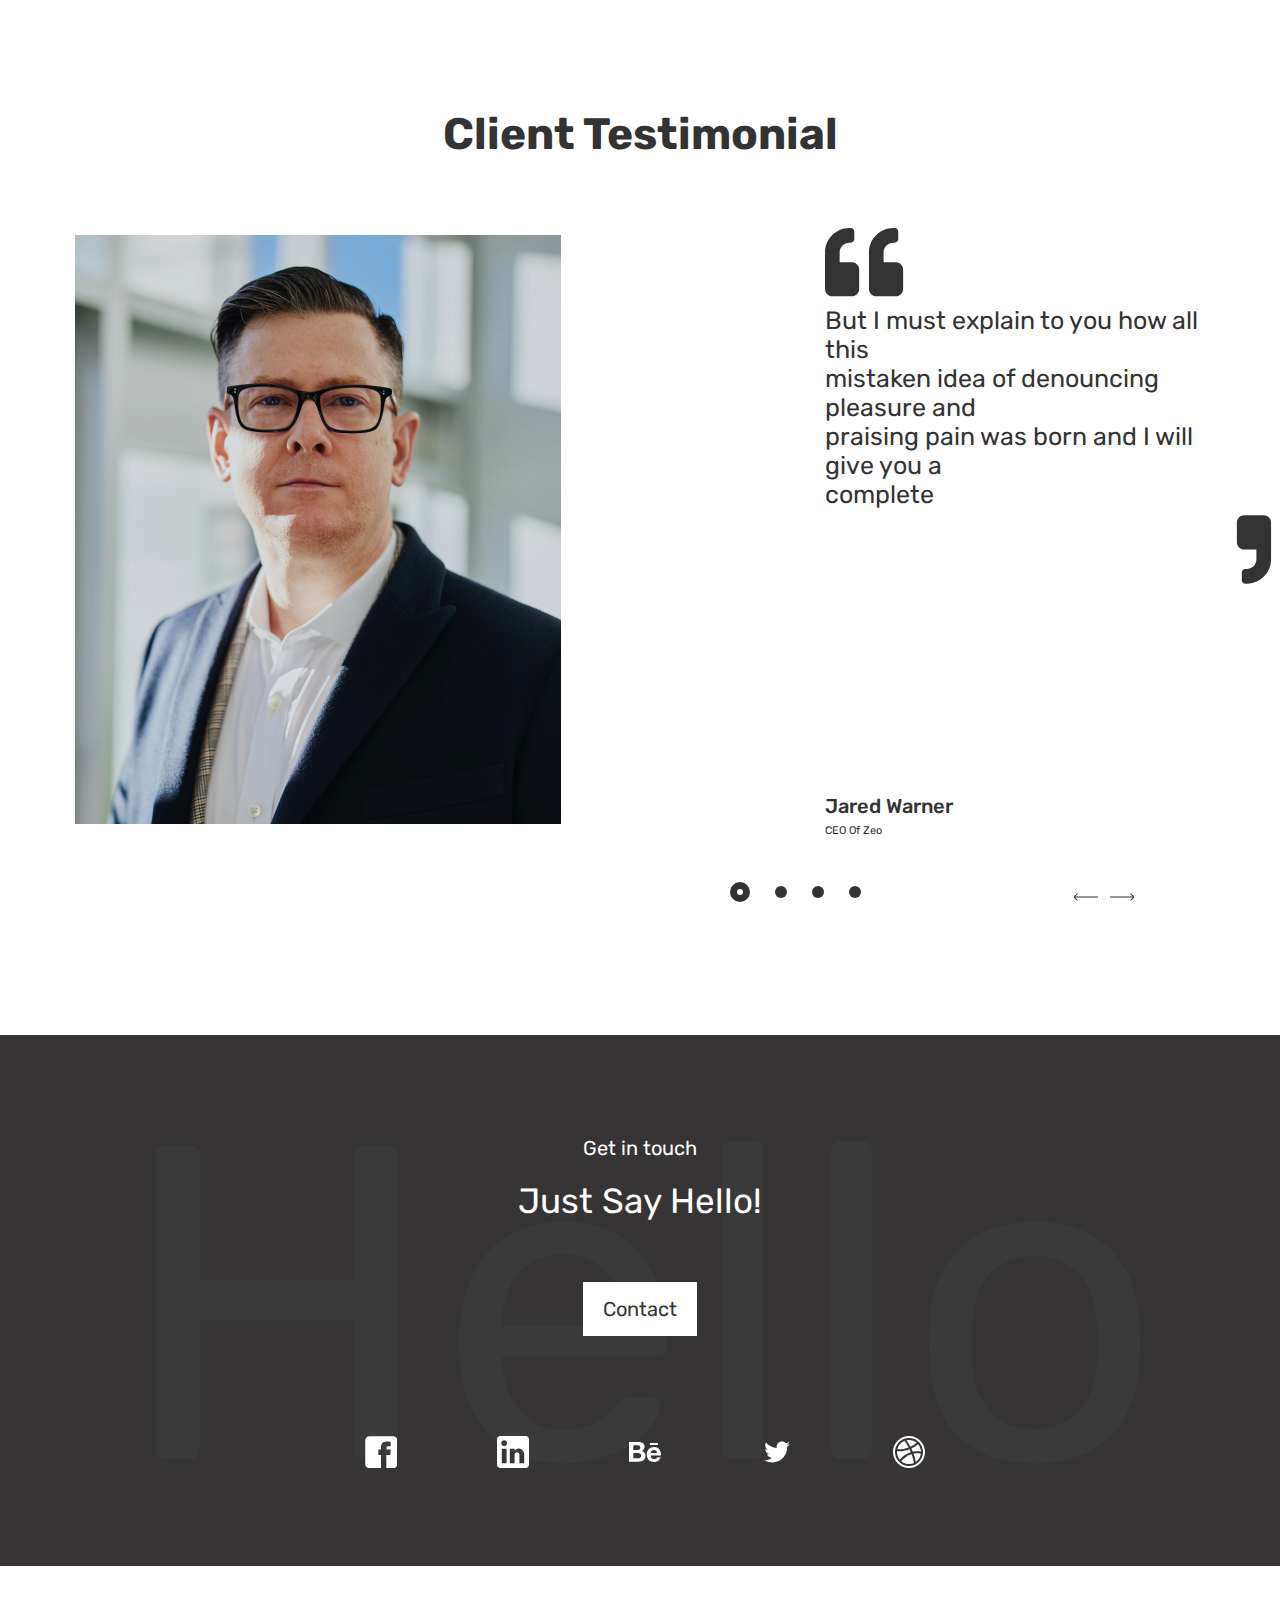
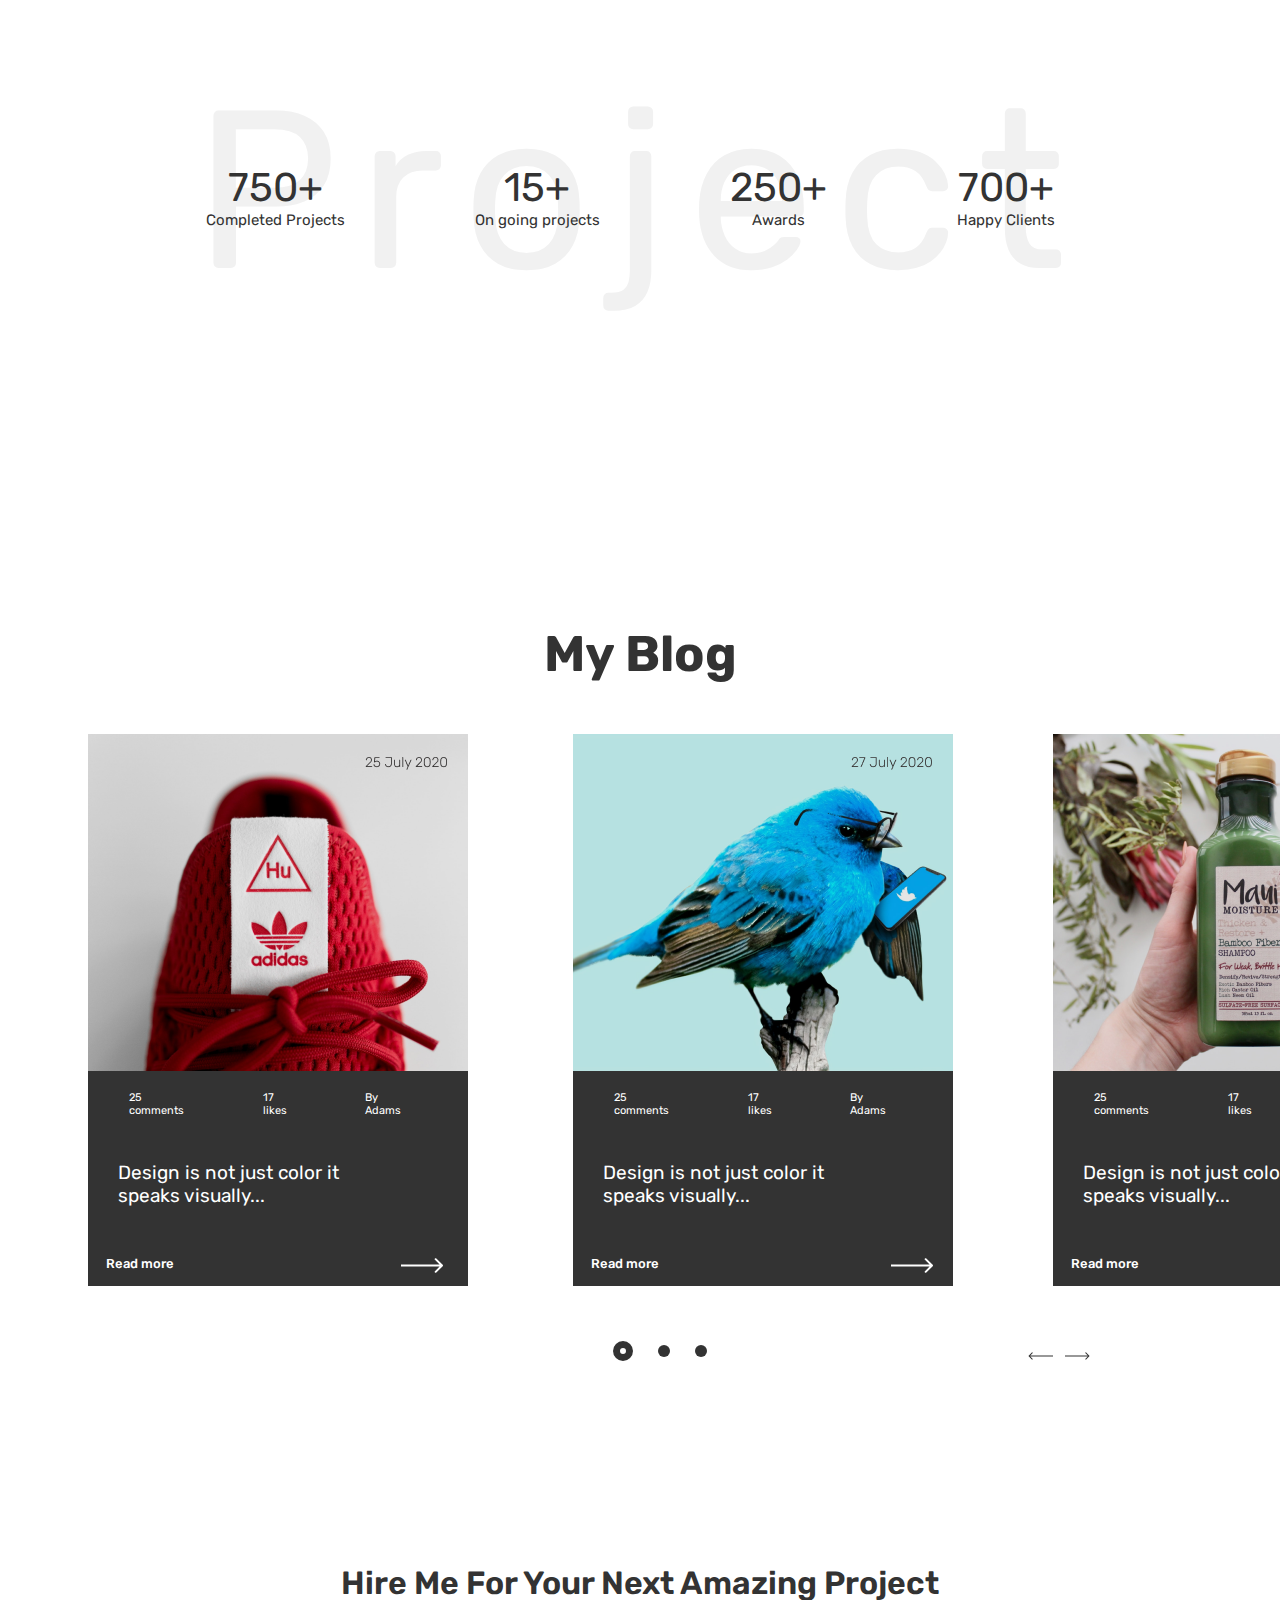
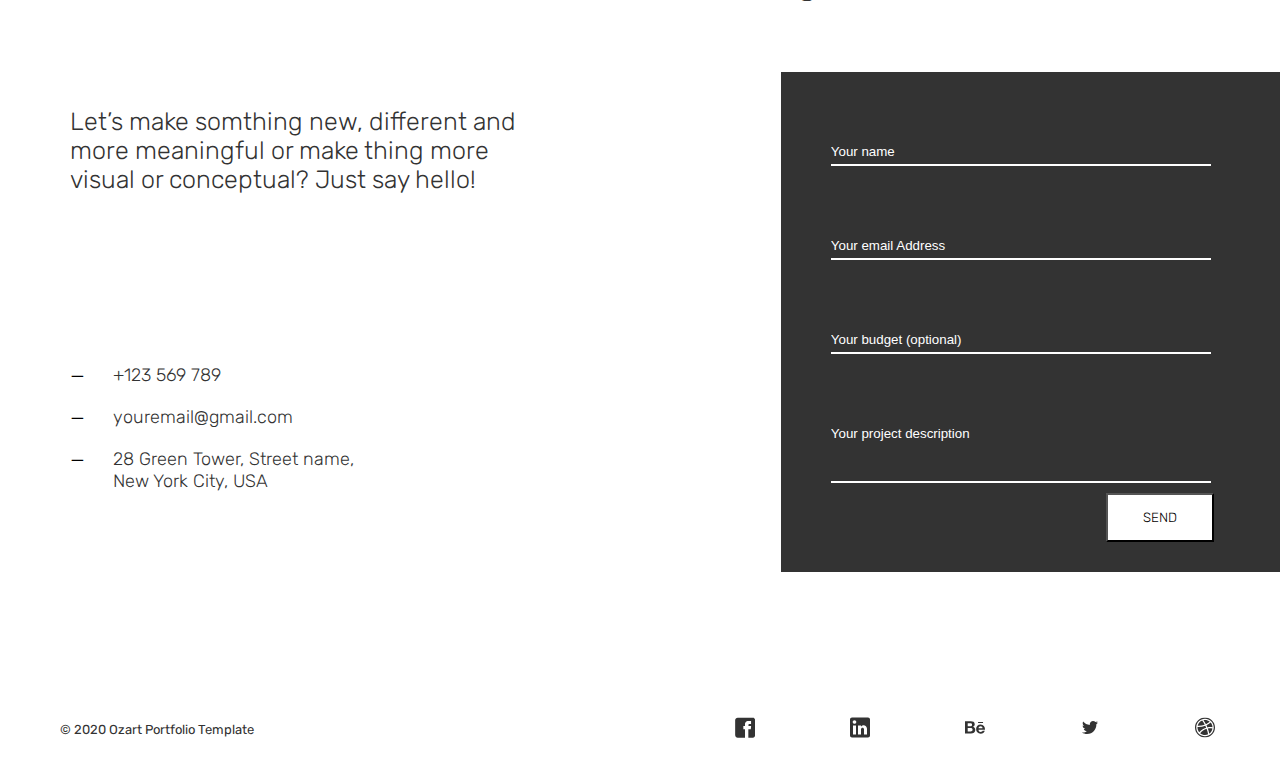
<file: HTML/index.html>
<!DOCTYPE html>
<html lang="en">
<head>
  <meta charset="UTF-8">
  <meta name="viewport" content="width=device-width, initial-scale=1.0">
  <title>Portfolio</title>
  <link rel="stylesheet" href="../CSS/style.css">
  <link rel="preconnect" href="https://fonts.googleapis.com">
<link rel="preconnect" href="https://fonts.gstatic.com" crossorigin>
<link href="https://fonts.googleapis.com/css2?family=Rubik&display=swap" rel="stylesheet">
</head>
<body>
   <!--HEADER PART-->
  <header>
    <nav>
      <div class="AllLogos">
        <div class="Logos">
        <div class="Logo1"><img src="../Assets/Header/Vector1.svg" alt=""></div>
        <div class="Logo2"><img src="../Assets/Header/Vector2.svg" alt=""></div>
        <div class="Logo3"><img src="../Assets/Header/Vector3.svg" alt=""></div>
        <div class="Logo4"><img src="../Assets/Header/Vector4.svg" alt=""></div>
      </div>

      <div class="Logos2">
        <a href="#"><div class="Lupe1"><img src="../Assets/Header/Lupe.svg" alt=""></div>
        <div class="Lupe2"><img src="../Assets/Header/Lupe2.svg" alt=""></div></a>
      </div>
      
      <div class="Logos3">
        <p class="menu">Menu</p>
        <div class="border">
          <a href="#">
            <img src="../Assets/Header/Border.svg" alt="">
          </a>
        </div>
      </div>
      </div>
      </nav>
   </header>
   <!--MAIN PART-->
   <main>
    <!--SECTION_1-->
    <div class="mainPart">
    <section>
      <div class="welcome">
        <div class="hello">
          <img src="../Assets/Header/Line.svg" alt="">
      <h2 class="hellotext">Hello</h2>
        </div>
       
        <div class="sarah">
          <h1><span>I’m</span> Sarah Jackson</h1>
        </div>

        <div class="information">
          <p>A UX / UI designer, product designer,<br> content creator and creative director.</p>
        </div>

        <div class="moreInformation">
          <p>Of course, there’s so much more to me than just a few fancy titles.<br> Scroll down and get to know me,</p>
        </div>
        
        <div class="picture"><img src="../Assets/Header/ImageContainer.png" alt=""></div>
      </div>
    </section>
<!--SECTION 2-->
    <section>
      <a href="#">
      <div class="SocialMediaIcons">
        <div class="facebookIcon"><img src="../Assets/SocialMediaIcons/Vector1.svg" alt=""></div>
        <div class="linkedinIcon"><img src="../Assets/SocialMediaIcons/Group1.svg" alt=""></div>
        <div class="behanceIcon"><img src="../Assets/SocialMediaIcons/behance1.svg" alt=""></div>
        <div class="twitterIcon"><img src="../Assets/SocialMediaIcons/twitter1.svg" alt=""></div>
        <div class="ballIcon"><img src="../Assets/SocialMediaIcons/dribbble1.svg" alt=""></div>
      </div>
    </a>
      
      <div class="scrollPosition">
      <p class="scrollText">SCROLL</p>
      <div class="arrowIcon"><img src="../Assets/SocialMediaIcons/Group.svg" alt=""></div>
    </div>
    </section>

    <!--SECTION 3-->
    <section>
      <div class="video">
      <h2>Learn all about me in 60 seconds.</h2>
      </div>
      <div class="videoImg">
        <img src="../Assets/pictures/VideoContainer.png" alt="">
      </div>
    </section>

      <!--SECTION 4-->
      <section>
        <div class="skills">
          <div class="skillHeading">
            <h2>What I Do</h2>
          </div>
         
          <div class="allBorders">
          <div class="borders">
            <div class="borderOne">
              <h1>Ui & UX<br> Design</h1>
              <p class="borderText">User interface design, user<br> experience design, user research.</p>
              <ul>
                <li>
                  <div class="borderPosition">
                  <a href="#">
                    <p>Read more</p>
                  </a>
                  <a href="#">
                    <img src="../Assets/SVGs/Arrow1.svg" alt="">
                  </a>
                  </div>
                </li>
              </ul>
            </div>
          </div>
          
          
          <div class="borders2">
            <div class="borderTwo">
              <h1>Graphic<br> Design</h1>
              <p class="borderText">User interface design, user<br> experience design, user research.</p>
              <ul>
                <li>
                  <div class="borderPosition">
                  <a href="#">
                    <p>Read more</p>
                  </a>
                  <a href="#">
                    <img src="../Assets/SVGs/Arrow2.svg" alt="">
                  </a>
                  </div>
                </li>
              </ul>
            </div>
          </div>
          
          
          <div class="borders3">
            <div class="borderThree">
              <h1>Web<br> Development</h1>
              <p class="borderText">User interface design, user<br> experience design, user research.</p>
              <ul>
                <li>
                  <div class="borderPosition">
                  <a href="#">
                    <p>Read more</p>
                  </a>
                  <a href="#">
                    <img src="../Assets/SVGs/Arrow2.svg" alt="">
                  </a>
                  </div>
                </li>
              </ul>
            </div>
          </div>
          </div>
          <div class="skillsIcons">
            <ul>
              <li>
                <div class="skillsImages">
                <img class="img1" src="../Assets/SVGs/Circle.svg" alt="">
                <img src="../Assets/SVGs/Circle2.svg" alt="">
                <img src="../Assets/SVGs/Circle2.svg" alt="">
              </div>
              <div class="img2">
                <a href="#">
              <img src="../Assets/SVGs/ArrowsLeftAndRight.svg" alt="">
                </a>
              </div>
              </li>
            </ul>
          </div>
        </div>
      </section>
      <!--SECTION 5-->
      <section>
        <div class="portfolio">
          <h1>Portfolio</h1>
          <nav>
            <ul>
              <div class="portfolioLs">
              <li>
                <a href="#">
                <span class="firstL">
                  All
                </span>
                </a>
              </li>
              <li class="line">
                ─
              </li>
              <li>
                <a href="#">
                UI & UX
                </a>
              </li>
              <li class="line">
                ─
              </li>
              <li>
                <a href="#">
                Graphic Design
                </a>
              </li>
              <li class="line">
                ─
              </li>
              <li>
                <a href="#">
                Web Development
                </a>
              </li>
              </div>
            </ul>
          </nav>

          <div class="portfolioPictures">
            <div class="portfolioPicturesNotMobile">
            <img class="img1" src="../Assets/pictures/pictureone.png" alt="">
            <img class="img2" src="../Assets/pictures/picturetwo.png" alt="">
            <img class="img3" src="../Assets/pictures/picturethree.png" alt="">
            <img class="img4" src="../Assets/pictures/picturefour.png" alt="">
            <img class="img5" src="../Assets/pictures/picturefive.png" alt="">
            <img class="img6" src="../Assets/pictures/picturesix.png" alt="">
            </div>
            <div class="test">
            <div class="portfolioMobilePictures">
            <img class="img1M" src="../Assets/PortfolioPicturesMobile/img1.png" alt="">
            <img class="img2M" src="../Assets/PortfolioPicturesMobile/img2.png" alt="">
            <img class="img3M" src="../Assets/PortfolioPicturesMobile/img3.png" alt="">
            <img class="img4M" src="../Assets/PortfolioPicturesMobile/img4.png" alt="">
            <img class="img5M" src="../Assets/PortfolioPicturesMobile/img5.png" alt="">
            <img class="img6M" src="../Assets/PortfolioPicturesMobile/img6.png" alt="">
            </div>
            </div>
          </div>

          <div class="portfolioSvgs">
            <ul>
              <li>
                <div class="portfolioPosition">
              <img src="../Assets/SVGs/Circle.svg" alt="">
              <img src="../Assets/SVGs/Circle2.svg" alt="">
              <img src="../Assets/SVGs/Circle2.svg" alt="">
            </div>
              <div class="portfolioArrow">
                <a href="#">
                <img src="../Assets/SVGs/ArrowsLeftAndRight.svg" alt="">
                </a>
              </div>
            </li>
          </ul>
          </div>
        </div>
      </section>
      
      <!--SECTION 6-->
      <section>
    <div class="testimonial">
      <div class="testimonialHeading">
        <h1>Client Testimonial</h1>
      </div> 
      <div class="testimonialPicture">
        <img src="../Assets/pictures/businessman.png" alt="">
      </div>
      <div class="testimonialQuotationMarkDown">
        <img src="../Assets/SVGs/quotationmarkdown.svg" alt="">
      </div>
      <div class="testimonialText">
        <p>But I must explain to you how all this<br> mistaken idea of denouncing pleasure and<br> praising pain was born and I will give you a<br> complete</p>
      </div>
      <div class="testimonialQuotationMarkUp">
         <div class="testimonialMark">
        <img src="../Assets/SVGs/quotationmarkup.svg" alt="">
         </div>
      </div>
      <div class="testimonialName">
        <p class="text1">Jared Warner</p>
        <p class="text2">CEO Of Zeo</p>
      </div>

      <div class="testimonialLogos">
        <ul>
          <li>
              <div class="testimonialCircles">
            <img src="../Assets/SVGs/Circle.svg" alt="">
            <img src="../Assets/SVGs/Circle2.svg" alt="">
            <img src="../Assets/SVGs/Circle2.svg" alt="">
            <img src="../Assets/SVGs/Circle2.svg" alt="">
              </div>   
          </li>
        </ul>
        <div class="testimonialArrows">
          <a href="#">
            <img src="../Assets/SVGs/ArrowsLeftAndRight.svg" alt="">
          </a>
        </div>
      </div>
    </div>
  </section>
<!--SECTION 7-->
  <section>
    <div class="contact">
      <div class="blackBox">
      <div class="contactHello">
        <p>Hello</p>
      </div>
      </div>
        <div class="contactInformation">
          <p>Get in touch</p>
          <p class="text2">Just Say Hello!</p>
          
          <p class="button">
            <a href="#">Contact</a>
          </p>

          <div class="contactIcons">
            <ul>
              <li>
                <a href="#">
                <div class="contactLogos">
                <img src="../Assets/SocialMediaIconsWhite/icon1.svg" alt="">
                <img src="../Assets/SocialMediaIconsWhite/icon2.svg" alt="">
                <img src="../Assets/SocialMediaIconsWhite/icon3.svg" alt="">
                <img src="../Assets/SocialMediaIconsWhite/icon4.svg" alt="">
                <img src="../Assets/SocialMediaIconsWhite/icon5.svg" alt="">
              </div>
            </a>  
              </li>
            </ul>
          </div>
        </div>
    </div>
  </section>
<!--SECTION 8-->
  <section>
    <div class="project">
    <div class="projectHeading">
      <p>Project</p>
    </div>
    <div class="projectNumbers">
      <ul>
        <div class="projectAdvantagesAll">
        <li>
          <div class="projectAdvantages">
           <p>750+</p>
           <p class="second">Completed Projects</p>
          </div>
        </li>
        <li>
          <div class="projectAdvantages2">
           <p>15+</p>
           <p class="second">On going projects</p>
          </div>
        </li>
        <li>
          <div class="projectAdvantages3">
           <p>250+</p>
           <p class="second">Awards</p>
          </div>
        </li>
        <li>
          <div class="projectAdvantages4">
           <p>700+</p>
           <p class="second">Happy Clients</p>
          </div>
        </li>
      </div>
      </ul>
    </div>
    </div>
  </section>
  <!--SECTION 9-->
  <section>
    <div class="blog">
      <div class="blogHeading">
        <h1>My Blog</h1>
      </div>
      <div class="blogBoxes">
        <div class="blogImageOne"> 
          <img class="img1" src="../Assets/pictures/blogone.png" alt="">
        <div class="blogBoxesBlack">
          <ul>
            <div class="blogBoxOne">
            <li>
              <p>25 comments</p>
            </li>
            <li>
              <p>17 likes</p>
            </li>
            <li>
              <p>By Adams</p>
            </li>
            </div>
          </ul>

          <div class="blogBoxOneText">
           <p>Design is not just color it<br> speaks visually...</p>
          </div>
          <div class="blogReadMore">
            <p>
              <a href="#">
                Read more
              </a>
            </p>
            <a href="#">
            <img src="../Assets/SVGs/Arrow1.svg" alt="">
            </a>
          </div>
        </div>
          </div>
          <!--2nd Box-->
          <div class="blogBoxTwo">
          <div class="blogImageTwo">
          <img class="img2" src="../Assets/pictures/blogtwo.png" alt="">
          <div class="blogBoxesBlack">
          <ul>
            <div class="blogBoxOne">
            <li>
              <p>25 comments</p>
            </li>
            <li>
              <p>17 likes</p>
            </li>
            <li>
              <p>By Adams</p>
            </li>
            </div>
          </ul>

          <div class="blogBoxOneText">
           <p>Design is not just color it<br> speaks visually...</p>
          </div>
          <div class="blogReadMore">
            <p>
              <a href="#">
                Read more
              </a>
            </p>
            <a href="#">
            <img src="../Assets/SVGs/Arrow1.svg" alt="">
            </a>
          </div>
          </div>
          </div>
          </div>
          <!--3rd Box-->
          <div class="blogBoxThree">
          <div class="blogImageThree">
            <img class="img3" src="../Assets/pictures/blogthree.png" alt="">
        <div class="blogBoxesBlack">
          <ul>
            <div class="blogBoxOne">
            <li>
              <p>25 comments</p>
            </li>
            <li>
              <p>17 likes</p>
            </li>
            <li>
              <p>By Adams</p>
            </li>
            </div>
          </ul>

          <div class="blogBoxOneText">
           <p>Design is not just color it<br> speaks visually...</p>
          </div>
          <div class="blogReadMore">
            <p>
              <a href="#">
                Read more
              </a>
            </p>
            <a href="#">
            <img src="../Assets/SVGs/Arrow1.svg" alt="">
            </a>
          </div>
        </div>
          </div>
      </div>
      </div>
      <div class="blogLogos">
        <ul>
          <li>
            <div class="blogLogosAll">
            <img src="../Assets/SVGs/Circle.svg" alt="">
            <img src="../Assets/SVGs/Circle2.svg" alt="">
            <img src="../Assets/SVGs/Circle2.svg" alt="">
            </div>
            <div class="blogArrows">
              <a href="#">
              <img src="../Assets/SVGs/ArrowsLeftAndRight.svg" alt="">
              </a>
            </div>
          </li>
        </ul>
      </div>
      </div>
  </section>
</div>
</main>

<footer>
  <div class="footerPart">
    <div class="footer">
    <div class="footerHeading">
      <h1>Hire Me For Your Next Amazing Project</h1>
    </div>
    <div class="footerInformationText">
      <p>Let’s make somthing new, different and<br> more meaningful or make thing more<br> visual or conceptual? Just say hello!</p>
    </div>
    <div class="footerContacts">
      <ul>
        <li>
          <div class="footerDates">
          <p>+123 569 789</p>
        </div>
      </li>
      <li>
        <div class="footerDates">
        <p>youremail@gmail.com</p>
        </div>
      </li>
      <li>
        <div id="footerDatesLast" class="footerDates">
        <p>28 Green Tower, Street name,<br>
          New York City, USA</p>
        </div>
      </li>
    </ul>
  </div>
<div class="footerBox">
  <div class="footerApplicationBlackBox">
  <div class="footerApplicationBox">
    <label for="username"></label>
    <input id="username" placeholder="Your name">
  </div>
  <div class="footerApplicationBox">
    <label for="email"></label>
    <input id="email" placeholder="Your email Address">
  </div>
  <div class="footerApplicationBox">
    <label for="budget"></label>
    <input id="budget" placeholder="Your budget (optional)">
  </div>
  <div class="footerApplicationBox2">
    <label for="project"></label>
    <input id="project" placeholder="Your project description">
  </div>
  <div class="footerApplicationButton">
    <button class="footerButton">
      <a href="#">SEND</a>
    </button>
  </div>
  </div>
</div>
  <div class="footerEndText">
    <p>© 2020 Ozart Portfolio Template</p>
    <ul>
      <li>
        <a href="#">
        <div class="footerLogos">
        <img src="../Assets/SocialMediaIcons/Vector1.svg" alt="">
        <img src="../Assets/SocialMediaIcons/Group1.svg" alt="">
        <img src="../Assets/SocialMediaIcons/behance1.svg" alt="">
        <img src="../Assets/SocialMediaIcons/twitter1.svg" alt="">
        <img src="../Assets/SocialMediaIcons/dribbble1.svg" alt="">
        </div>
        </a>
        </li>
    </ul>
  </div>
</div>
</div>
</footer>
</body>
</html>
</file>
<file: style.css>
*{
  margin: 0;
  box-sizing: border-box;

}

/*HEADER*/

header .AllLogos {
 display: flex;
 justify-content: space-between;
 padding-top: 30px;
  padding-left: 20px;
  padding-right: 20px;
}

header .Logos {
  display: flex;
}

header .Logo2 {
  position: relative;
  left: -24px;
  top: -5px;
}

header .Logo3 {
  position: relative;
  right: -110px;
  top: 27px;
}

header .Logo4 {
  position: relative;
  left: -10px;
}

header .Lupe2 {
  position: relative;
  right: -19px;
  top: -14px;
}

header .menu {
  font-family:monospace;
  font-size: 24px;
  font-weight: 300;
  color: #333333;
}

header .Logos3 {
  display: flex;
}

header .Logos3 img {
  margin-top: 7px;
  margin-left: 15px;
}

/*MAIN_PART*/

.mainPart {
  padding: 0 20px;
}

/*SECTION_ONE*/


.hello {
  display: flex;
  margin-top: 100px;
}

.hellotext {
  color: #333333;
  font-weight: 700;
  font-family: system-ui, -apple-system, BlinkMacSystemFont, 'Segoe UI', Roboto, Oxygen, Ubuntu, Cantarell, 'Open Sans', 'Helvetica Neue', sans-serif;
}

.welcome .hello img {
  margin-right: 10px;
}


.welcome h1 {
  font-family: 'Rubik', sans-serif;
  font-weight: 700;
  font-size: 50px;
}

.welcome span {
  font-weight: 500;
}

.welcome .sarah {
  margin-top: 18px;
}

.welcome .information p {
  font-family: 'Rubik', sans-serif;
  font-weight: 400;
  font-size: 28px;

  color: #333333;

  margin-top: 20px;
}

.welcome .moreInformation p {
  font-family: 'Rubik', sans-serif;
  font-weight: 400;
  font-size: 16px;

  margin-top: 15px;

  color: #333333;
}

.welcome .picture {
  display: flex;
  justify-content: flex-end;
  
  margin-top: -240px;

  height: 550px;
}

/*SECTION_2*/

.scrollText {
  font-family: 'Rubik', sans-serif;
  font-weight: 300;
  font-size: 15px;

  color: #333333;
} 

.SocialMediaIcons {
  display: flex;
  gap: 30px;

  margin-top: 40px;
}

.scrollPosition {
  display: flex;
  justify-content: flex-end;

  margin-right: 510px;
  margin-top: -23px;
}

.scrollPosition .arrowIcon {
  margin-top: 35px;
  margin-left: -37px;
}

/*SECTION_3*/

.video h2  {
  font-family: 'Rubik', sans-serif;
  font-weight: 400;
  font-size: 22px;
  
  display: flex;
  justify-content: center;
  margin-top: 100px;

  color: #333333;

}

.videoPlayBUtton img {
  display: none;
}

.videoImg {
  display: flex;
  justify-content: space-around;

  margin-top: 40px;
}

/*SECTION_4*/

.skills .allBorders {
  display: flex;
  justify-content: space-around;
}

.skills .borderOne {
  padding-left: 40px;
  padding-top: 80px;
}

.skillHeading {
  font-family: 'Rubik', sans-serif;
  font-weight: 500;
  font-size: 25px;

  display: flex;
  justify-content: space-around;

  margin-top: 240px;
  margin-bottom: 50px;

  color: #333333;
}

.skills .borders .borderOne {
  border: solid #333333 1px;
  background-color: #333333;
  width: 320px;
  height: 330px;
}

.skills .borders h1 {
  font-family: 'Rubik', sans-serif;
  font-weight: 400;
  font-size: 30px;

  color: #fff;
}

.skills .borders .borderText {
  font-family: 'Rubik', sans-serif;;
  font-weight: 400;
  font-size: 13px;

  margin-top: 12px;
  color: #fff;
}

.skills .borders li {
  list-style-type: none;
}

.skills .borders a , p {
  text-decoration: none;
  font-family: 'Rubik', sans-serif;
  font-size: 10px;
  font-weight: 600;
  color: #fff;
}

.skills .borders p {
  color: #fff;
}

.skills .borders .borderPosition p {
  position: relative;
  left: -75px;
}

.skills .borders .borderPosition {
  display: flex;
  justify-content: space-around;
  margin-top: 50px;
}

/*BOX_2*/

.skills .borderTwo {
  padding-left: 40px;
  padding-top: 80px;
}

.skills .borders2 .borderTwo {
  border: solid #D6D6D6 1px;
  background-color: #D6D6D6;
  width: 320px;
  height: 330px;
}

.skills .borders2 h1 {
  font-family: 'Rubik', sans-serif;
  font-weight: 400;
  font-size: 30px;

  color: #333333;
}

.skills .borders2 .borderText {
  font-family: 'Rubik', sans-serif;;
  font-weight: 400;
  font-size: 13px;

  margin-top: 12px;
  color: #333333;
}

.skills .borders2 li {
  list-style-type: none;
}

.skills .borders2 a , p {
  text-decoration: none;
  font-family: 'Rubik', sans-serif;
  font-size: 10px;
  font-weight: 600;
  color: #333333;
}

.skills .borders2 .borderPosition p {
  position: relative;
  left: -75px;
}

.skills .borders2 .borderPosition {
  display: flex;
  justify-content: space-around;
  margin-top: 50px;
}


/*BOX_3*/

.borderThree {
  padding-left: 40px;
  padding-top: 80px;
}

.skills .borders3 .borderThree {
  border: solid #D6D6D6 1px;
  background-color: #D6D6D6;
  width: 320px;
  height: 330px;
}

.skills .borders3 h1 {
  font-family: 'Rubik', sans-serif;
  font-weight: 400;
  font-size: 30px;

  color: #333333;
}

.skills .borders3 .borderText {
  font-family: 'Rubik', sans-serif;;
  font-weight: 400;
  font-size: 13px;

  margin-top: 12px;
  color: #333333;
}

.skills .borders3 li {
  list-style-type: none;
}

.skills .borders3 a , p {
  text-decoration: none;
  font-family: 'Rubik', sans-serif;
  font-size: 10px;
  font-weight: 600;
  color: #333333;
}

.skills .borders3 .borderPosition p {
  position: relative;
  left: -75px;
}

.skills .borders3 .borderPosition {
  display: flex;
  justify-content: space-around;
  margin-top: 50px;
}

/*SKILLS_ICONS*/
.skillsIcons li {
  list-style: none;
}

.skillsIcons .img2 {
  display: flex;
  justify-content: flex-end;
  margin-top: -15px;
  margin-right: 110px;
}

.skillsIcons .skillsImages {
  display: flex;
  justify-content: center;
  gap: 25px;

  margin-top: 45px;
}

/*SECTION_5*/

.portfolio h1 {
  font-family: 'Rubik', sans-serif;
  font-weight: 600;
  font-size: 38px;
  
  display: flex;
  justify-content: space-around;
  margin-top: 230px;

  color: #333333;
  
}

.portfolio .portfolioLs li {
  list-style: none;
}

.portfolio .portfolioLs a {
  text-decoration: none;
  color: #333333;
}

.portfolio .portfolioLs {
  display: flex;
  justify-content: center;
  gap: 20px;

  margin-top: 50px;

  font-family: 'Rubik', sans-serif;
  font-weight: 400;


}

.portfolio .portfolioLs .firstL {
  font-weight: 600;
}

/*PORTFOLIO_PICTURES*/
.portfolio .portfolioPictures {
margin-left: 60px;
margin-top: 60px;
}

.portfolio .portfolioPictures .img2 {
  margin-bottom: -113px;
}

.portfolio .portfolioPictures .img3 {
  margin-bottom: 105px;
}
.portfolio .portfolioPictures .img4 {
  margin-bottom: 80px;
}
.portfolio .portfolioPictures .img5 {
  margin-bottom: 80px;
}
.portfolio .portfolioPictures .img6 {
  position: relative;
  top: -80px;
}

.portfolio .portfolioPictures .img1M , .img2M , .img3M , .img4M , .img5M , .img6M {
  display: none;
}



.portfolio .portfolioSvgs li {
  list-style: none;
}


.portfolio .portfolioSvgs a {
  text-decoration: none;
}



.portfolio .portfolioSvgs .portfolioPosition {
  display: flex;
  justify-content: center;
  gap: 25px;
}

.portfolio .portfolioSvgs .portfolioArrow {
 display: flex;
 justify-content: flex-end;
 margin-top: -15px;
 margin-right: 110px;
}


/*SECTION_6*/

.testimonial {
  padding-left: 55px;
  padding-right: 55px;
}

.testimonial .testimonialHeading {
  font-size: 22px;
  font-family: 'Rubik', sans-serif;;
  font-weight: 500;
  
  display: flex;
  justify-content: center;

  margin-top: 230px;

  color: #333333;
}

.testimonial .testimonialPicture {
  margin-top: 75px;
}

.testimonial .testimonialQuotationMarkDown img {
  margin-left: 750px;
  position: relative;
  top: -600px;
}

.testimonial .testimonialText p {
  font-family: 'Rubik', sans-serif;;
  font-weight: 400;
  font-size: 25px;

  margin-left: 750px;
  margin-top: -595px;

  color: #333333;
}

.testimonial .testimonialQuotationMarkUp img {
  margin-left: 1160px;
}

.testimonial .testimonialName .text1 {
  font-family:  'Rubik', sans-serif;
  font-weight: 500;
  font-size: 20px;

  margin-left: 750px;
  margin-top: 200px;

  color: #333333;
}

.testimonial .testimonialName .text2 {
  font-family:  'Rubik', sans-serif;
  font-weight: 400;
  font-size: 11px;

  margin-left: 750px;
  margin-top: 6px;
}

/*TESTIMONIAL_CIRCLES*/
.testimonial .testimonialLogos .testimonialCircles {
  display: flex;
  justify-content: center;
  gap: 25px;
  margin-top: 45px;
  margin-left: 270px;
}

.testimonial .testimonialLogos li {
  list-style: none;
}

.testimonial .testimonialLogos a {
  text-decoration: none;
}

.testimonial .testimonialArrows {
  display: flex;
  justify-content: flex-end;
  margin-top: -15px;
  margin-right: 70px;
}

/*SECTION_7*/

.contact {
  padding: 0 0px;
  align-items: center;
  margin-top: 130px;
}

.contact .contactHello {
  background-color: #363434;
  width: 1390px;
  padding: 0 734px;
  height: 531px;

  display: flex;
  justify-content: center;
 
} 

.contact .blackBox {
  display: flex;
  justify-content: center;
}

.contact .contactHello p {
  color: rgba(58, 58, 58, 1);
  text-align: center;
  
  margin-top: 5px;
  
  font-family:  'Rubik', sans-serif;
  font-weight: 400;
  font-size: 448px;
  
}

.contact .contactInformation p {
  color: rgba(255, 255, 255, 1);
  font-size: 20px;
  font-weight: 400;
  margin-top: 30px;
}

.contact .contactInformation .text2 {
  color: rgba(255, 255, 255, 1);
  font-size: 35px;
  font-weight: 400;
  margin-top: 20px;
}


.contact .contactInformation {
  display: flex;
  align-items: center;
  flex-direction: column;
 margin-top: -460px;
}

.contact .contactInformation .button {
  font-weight: 400;
  font-family: 'Rubik', sans-serif;
  font-size: 20px;
  
  background-color: rgba(255, 255, 255, 1);

  padding: 15px 20px;

  margin-top: 60px;
}

.contact .contactInformation a {
  text-decoration: none;

  color:  rgba(54, 52, 52, 1);
}

.contact .contactIcons li {
  list-style: none;
}

.contact .contactIcons .contactLogos {
  display: flex;
  justify-content: center;
  gap: 100px;

  margin-top: 100px;
  margin-left: -30px;
}

/*SECTION_8*/

.project .projectAdvantagesAll {
 display: flex;
 justify-content: center;
 gap: 130px;
 margin-right: 60px;
}

.project .projectHeading {
  display: flex;
  justify-content: center;
}

.project .projectHeading p {
  color: rgba(241, 241, 241, 1);
  font-size: 225px;
  font-weight: 400;
  font-family:  'Rubik', sans-serif;
  
  letter-spacing: 20px;

  margin-top: 190px;
}

.project li {
 list-style: none;
}

/*1_PRICE*/

.project .projectAdvantages p {
  color: rgba(51, 51, 51, 1);

  font-weight: 400;
  font-size: 40px;
  font-family: 'Rubik', sans-serif;
}

.project .projectAdvantages .second {
  color: rgba(51, 51, 51, 1);

  font-weight: 400;
  font-size: 15px;
  font-family: 'Rubik', sans-serif;
}

.project .projectAdvantages {
  display:flex;
  justify-content: center;
  
  margin-top: -160px;

  display: flex;
  flex-direction: column;
 align-items: center;
}

/*2_PRICE*/
.project .projectAdvantages2 p {
  color: rgba(51, 51, 51, 1);

  font-weight: 400;
  font-size: 40px;
  font-family: 'Rubik', sans-serif;
}

.project .projectAdvantages2 .second {
  color: rgba(51, 51, 51, 1);

  font-weight: 400;
  font-size: 15px;
  font-family: 'Rubik', sans-serif;
}

.project .projectAdvantages2 {
  display:flex;
  justify-content: center;
  
  margin-top: -160px;

  display: flex;
  flex-direction: column;
 align-items: center;
}

/*3_PRICE*/
.project .projectAdvantages3 p {
  color: rgba(51, 51, 51, 1);

  font-weight: 400;
  font-size: 40px;
  font-family: 'Rubik', sans-serif;
}

.project .projectAdvantages3 .second {
  color: rgba(51, 51, 51, 1);

  font-weight: 400;
  font-size: 15px;
  font-family: 'Rubik', sans-serif;
}

.project .projectAdvantages3 {
  display:flex;
  justify-content: center;
  
  margin-top: -160px;

  display: flex;
  flex-direction: column;
 align-items: center;
}

/*4_PRICE*/
.project .projectAdvantages4 p {
  color: rgba(51, 51, 51, 1);

  font-weight: 400;
  font-size: 40px;
  font-family: 'Rubik', sans-serif;
}

.project .projectAdvantages4 .second {
  color: rgba(51, 51, 51, 1);

  font-weight: 400;
  font-size: 15px;
  font-family: 'Rubik', sans-serif;
}

.project .projectAdvantages4 {
  display:flex;
  justify-content: center;
  
  margin-top: -160px;

  display: flex;
  flex-direction: column;
 align-items: center;
}

/*SECTION_9*/



.blog .blogHeading {
  color: rgba(51, 51, 51, 1);

  font-family: 'Rubik', sans-serif;
  font-weight: 500;
  font-size: 25px;

  display: flex;
  justify-content: center;

  margin-top: 300px;
  margin-bottom: 50px;
}




/*BOXES*/

.blog .blogBoxes {
  margin-left: -350px
}

.blog .blogBoxes {
  display: flex;
  justify-content: space-around;
  padding: 0 50px 0 70px;
  gap: 100px;
}

.blog .blogBoxesBlack .blogBoxOne li {
  list-style: none;
}

.blog .blogBoxesBlack  {
  display: flex;
  background-color: rgba(51, 51, 51, 1);
  padding: 20px;
  width: 380px;
  height: 215px;

  margin-left: 48px;
}

.blog .blogBoxesBlack .blogBoxOne p  {
  color: rgba(255, 255, 255, 1);

  font-family: 'Rubik', sans-serif;
  font-size: 11px; 
  font-weight: 400;
}

.blog .blogBoxOne {
  display: flex;
  gap: 65px;
  margin-left: -29px;
  position: relative;
  right: -10px;
}

.blog .blogBoxes .blogBoxOneText p {
 color: rgba(255, 255, 255, 1);
 font-weight: 400;
 font-family:  'Rubik', sans-serif; 
 font-size: 19px;
 margin-top: 70px;
 margin-left: -288px;
}

.blog .blogBoxes .blogReadMore a {
  text-decoration: none;
  color: rgba(255, 255, 255, 1);
}

.blog .blogBoxes .blogReadMore p {
  margin-top: 165px;
  margin-left: -300px;

  font-weight: 500;
  font-size: 13px;
}

.blog .blogBoxes .blogReadMore img {
  position: relative;
  top: -13px;
}

.blog .blogBoxes .blogImageOne img {
  position: relative;
  left: -5px;
}

.blog .blogBoxes .blogImageOne {
  margin-left: 300px;
}

/*BOX_2*/
.blog .blogImageTwo .blogBoxesBlack {
  margin-left: 0px; 
  margin-top: -4px;
}

/*BOX_3*/
.blog .blogImageThree .blogBoxesBlack {
  margin-left: 0px; 
  margin-top: -4px;
}

/*BLOG_PICTURES*/

.blog .blogBoxes .blogImageOne .img1 {
  margin-left: 53px;
  margin-bottom: -4px;
}
.blog .blogBoxes .blogimageTwo .img2 {
  height: 337px;
  margin-left: 48px;
  margin-bottom: -4px;
}
.blog .blogBoxes .blogimageThree .img3 {
  height: 337px;
  margin-left: 48px;
  margin-bottom: -4px;
}

.blog .blogLogos li {
  list-style: none;
}

.blog .blogLogos .blogLogosAll {
  display: flex;
  justify-content: center;
  
  margin-top: 55px;
  
  gap: 25px;
}

.blog .blogLogos .blogLogosAll a {
  text-transform: none;
}
.blog .blogLogos .blogArrows {
  display: flex;
  justify-content: flex-end;
  margin-top: -15px;
  margin-right: 170px;
  

}

/*FOOTER_PART*/

.footer .footerPart {
  padding-left: 20px;
  padding-right: 20px;
}

.footer .footerHeading h1 {
  font-weight: 600;
  font-family: 'Rubik', sans-serif;

  color: rgba(51, 51, 51, 1);

}

.footer .footerHeading {
  display: flex;
  justify-content: center;
  margin-top: 200px;
}

/*FOOTER_INFORMATION_TEXT*/

.footer .footerInformationText {
  padding-left: 70px;
  margin-top: 105px;
}

.footer .footerInformationText p {
  font-family: 'Rubik', sans-serif;
  font-weight: 300;
  font-size: 25px;
  
  color: rgba(51, 51, 51, 1);
}

/*FOOTER_CONTACTS*/

.footer .footerContacts li {
  list-style: "─";
}

.footer .footerContacts {
  margin-left: 43px;
  margin-top: 170px;
}

/*FOOTER_CONTACTS_1*/
.footer .footerContacts .footerDates p {
  font-family: 'Rubik', sans-serif;
  font-weight: 300;
  font-size: 18px;
  
  margin-top: 20px;
}

.footer .footerContacts .footerDates {
  padding-left: 30px;
}


/*FOOTER_APPLICATION*/

.footer .footerApplicationBlackBox {
  background-color: rgba(51, 51, 51, 1);
  width: 505px;
  height: 500px;
  
  margin-left: 61%;
  margin-top: -420px;
}

.footer .footerApplicationBox label , input {
 padding-top: 70px;
 position: relative;
 left: 50px;
}

.footer .footerApplicationBox label {
  display: blocK;
}

.footer .footerApplicationBox input {
  background-color: transparent;
  border: none;
  border-bottom: 2px solid rgba(255, 255, 255, 1);
  width: 380px;
  padding: 0 0 5px 0;
}

.footer .footerApplicationBox input::placeholder {
 color: rgba(255, 255, 255, 1);
}


.footer .footerApplicationBox input:focus {
  outline: none;
}


.footer .footerApplicationBox2 label , input {
 padding-top: 70px;
 position: relative;
 left: 50px;
}

.footer .footerApplicationBox2 label {
  display: blocK;
}

.footer .footerApplicationBox2 input {
  background-color: transparent;
  border: none;
  border-bottom: 2px solid rgba(255, 255, 255, 1);
  width: 380px;
  padding: 0 0 40px 0;
}

.footer .footerApplicationBox2 input::placeholder {
 color: rgba(255, 255, 255, 1);
}


.footer .footerApplicationBox2 input:focus {
  outline: none;
}

/*FOOTER_APPLICATION_BUTTON*/

.footer .footerButton {
  font-family: 'Rubik', sans-serif;
  font-weight: 300;
  
  background-color: rgba(255, 255, 255, 1);
  padding: 15px 35px;

  margin-left: 325px;
  margin-top: 10px;
}

.footer .footerApplicationButton a {
  text-decoration: none;
   color: black;
}

/*FOOTER_END_TEXT AND LOGOS*/

.footer .footerEndText p {
  font-weight: 400;
  font-family: 'Rubik', sans-serif;
  font-size: 13px;

  color: rgba(51, 51, 51, 1);
}

.footer .footerEndText li {
  list-style: none;
}

.footer .footerEndText .footerLogos {
  display: flex;
  justify-content: flex-end;
  gap: 95px;
  margin-right: 65px;
  margin-top: 130px;
  margin-bottom: 30px;
}

.footer .footerEndText p {
  position: relative;
  top: 150px;
  margin-left: 60px;
}


/*PHONE_VERSION*/





@media (max-width:320px) {
  
  /*HEADER_NAV*/
  header .Logos2 {
    display: none;
  }

  header .Logos img {
  height: 50px;
  width: 50px;
  }

  header .Logos .Logo1 img {
    margin-top: -5px;
    height: 40px;
    width: 40px;
  }

  header .Logos .Logo2 img {
    margin-top: -5px;
    margin-left: -20.5px;
    width: 50px;
    height: 50px;
  }

  header .Logos .Logo3 img {
    width: 7px;
    height: 7px;
    margin-left: -69px;
    position: relative;
    top: -12px;

  }

  header .Logos .Logo4 img {
    width: 65px;
    height: 65px;
    margin-left: -19px;
    margin-top: -17px;
  }

  header .Logos3 p {
    display: none;
  }

  /*MAIN_PART_WELCOME*/

  .mainPart {
    padding-left: 25px;
    padding-right: 10px;
  }

  .welcome .hello .hellotext h2 {
    font-size: 30px;
  }

  .welcome .sarah h1 {
    font-size: 31px;
  }

  .welcome .information p br {
    display: none;
  }

  .welcome .information p {
    font-size: 18px;
  }

  .welcome .moreInformation p {
    font-size: 17px;
  }

  .welcome .moreInformation p {
    margin-bottom: 290px;
  }

  .welcome .picture img {
    width: 288px;
    height: 280px;
  }

  /*SECTION_2*/
  .scrollPosition {
    display: none;
  }
  .SocialMediaIcons {
    margin-top: -210px;
    padding-left: 24px;
  }

  /*SECTION_3*/
  .video h2 {
    font-size: 29px;
    margin-top: 160px;
  }

  .videoImg img  {
    width: 270px;
    height: 190px;
    margin-top: 20px;
  }


  /*SECTION_4*/
  
  .skills .skillHeading h2 {
    margin-top: -80px;
  }

  .skills .allBorders {
    flex-direction: column;
  }
  
  /*BOX_1*/

  .skills .borders {
    margin-bottom: 30px;
    margin-top: -15px;
    display: flex;
    justify-content: center;
    }
  .skills .borders .borderOne {
    width: 270px;
    height: 350px;
  }
  
  .skills .borders .borderOne .borderPosition p {
    font-size: 15px;
  } 

  .skills .borders .borderOne .borderPosition img {
    margin-left: -80px;
    margin-top: 3px;
    display: flex;
  }
  .skills .borders .borderOne .borderText {
    margin-left: -15px;
    font-size: 16px;
  }

  .skills .borders .borderOne h1 {
    margin-left: -15px;
  }

  /*BOX_2*/
  
  .skills .borders2 {
    margin-bottom: 30px;
    display: flex;
    justify-content: center;
  }

  .skills .borders2 .borderTwo {
    width: 270px;
    height: 350px;
  }
  
  .skills .borders2 .borderTwo .borderPosition p {
    font-size: 15px;
  } 

  .skills .borders2 .borderTwo .borderPosition img {
    margin-left: -80px;
    margin-top: 3px;
  }
  .skills .borders2 .borderTwo .borderText {
    margin-left: -15px;
    font-size: 16px;
  }

  .skills .borders2 .borderTwo h1 {
    margin-left: -15px;
  }

  /*BOX_3*/
  
  .skills .borders3 {
    margin-bottom: 30px;
    display: flex;
    justify-content: center;
  }

  .skills .borders3 .borderThree {
    width: 270px;
    height: 350px;
  }
  
  .skills .borders3 .borderThree .borderPosition p {
    font-size: 15px;
  } 

  .skills .borders3 .borderThree .borderPosition img {
    margin-left: -80px;
    margin-top: 3px;
  }
  .skills .borders3 .borderThree .borderText {
    margin-left: -15px;
    font-size: 16px;
  }

  .skills .borders3 .borderThree h1 {
    margin-left: -15px;
  }

  /*SKILLS_ICONS*/

  .skills .skillsIcons .img2 {
    display: none;
  }

  .skills .skillsIcons .skillsImages {
   margin-left: -40px;
   margin-top: 30px;
  }


  /*SECTION_5*/

  .portfolio h1 {
    margin-top: 150px;
  }

  .portfolio  .portfolioLs .line {
    display: none;
  }

  .portfolio .portfolioLs {
    margin-left: -25px;
  }
  .portfolio nav .portfolioLs li {
    list-style: "─";
    margin-right: 20px;
    margin-bottom: 10px;
  }

  .portfolio nav .portfolioLs li a {
    margin-left: 10px;
  }
  .portfolio .portfolioLs  {
    flex-direction: column;
  }

  /*PORTFOLIO_IMAGES*/

  .portfolio .portfolioPictures .portfolioPicturesNotMobile {
    display: none;
  }

  .test {
    display: flex;
    justify-content: center;
  }
  .portfolio .portfolioPictures .portfolioMobilePictures img {
    margin-bottom: 35px;
    margin-left: -60px;
    width: 270px;
    display: flex;
  }

 
  .portfolio .portfolioSvgs .portfolioArrow {
    display: none;
  }
  .portfolio .portfolioSvgs .portfolioPosition {
    margin-left: -40px;
    margin-top: 60px;
  }

  /*SECTION_6*/

  .testimonial .testimonialHeading h1 {
    margin-left: -55px;
    font-size: 40px;
    margin-bottom: 50px;
  }

  .testimonial .testimonialPicture img {
    width: 270px;
    height: 330px;
    margin-left: 3px;
    
  }
  .testimonial .testimonialPicture  {
   display: flex;
   justify-content: center;
  }

  .testimonial .testimonialArrows {
    display: none;
  }

  .testimonial .testimonialQuotationMarkDown img {
    position: relative;
    left: -795px;
    margin-top: 680px;
    width: 50px;
    height: 50px;
  }

  .testimonial .testimonialText p {
    margin-left: -55px;
    font-size: 13px;
  }

  .testimonial .testimonialText p br {
    display: none;
  }

  .testimonial .testimonialQuotationMarkUp img {
    margin-left: 110px;
    width: 50px;
    height: 50px;
  }
  
  .testimonialMark {
    display: flex;
    justify-content: center;
  }

  .testimonial .testimonialName .text1 {
    margin-left: -58px;
    font-size: 30px;
    font-weight: 500;
    margin-top: 30px;
  }

  .testimonial .testimonialName .text2 {
    margin-left: -58px;
    font-size: 20px;
    margin-top: 10px;
  }

  .testimonial .testimonialLogos .testimonialCircles {
    margin-left: -40px;
    margin-top: 40px;
  }
  
  /*SECTION_7*/

  .contact .contactHello {
    width: 10px;
    padding: 0 130px 0 195px;
  }

  .contact .blackBox .contactHello p {
    display: none;
  }
  
  .contact .contactInformation p {
    font-size: 30px;
  }
  
  .contact .contactInformation .text2 {
    font-size: 38px;
  }

  .contact .button a{
   font-size: 30px;
   background-color: rgba(255, 255, 255, 1);
  }

  .contact .contactIcons .contactLogos {
    gap: 30px;
    margin-left: -35px;
  }

  /*SECTION_8*/
    .project .projectHeading p {
      display: none;
    }

    .project .projectNumbers .projectAdvantagesAll {
      flex-direction: column;
      margin-top: 320px;
    }

    .project .projectNumbers .projectAdvantagesAll .second {
      margin-top: 10px;
      font-size: 18px;
    }

    /*SECTION_9*/
   
    .blog .blogBoxes {
      margin-left: -380px;
    }
    
    .blog .blogHeading {
      margin-top: 80px;
    }

    .blog .blogImageOne .img1{
      width: 260px;
      height: 260px;
    }
    
    .blog .blogBoxesBlack {
      width: 260px;
      height: 260px;
      padding: 20px;
    }
    
    .blog .blogBoxesBlack .blogBoxOne li p {
      margin-left: -30px;
      font-size: 8px;
    }

    .blog .blogBoxOne p {
     position: relative;
     left: 24px;
    }

    .blog .blogImageOne {
      margin-right: -150px;
    }

    .blog .blogBoxOneText p {
      font-size: 20px;
      position: relative;
      left: 120px;
    }

    .blog .blogReadMore p a {
      position: relative;
      left: 134px;
    }

    .blog .blogBoxesBlack .blogReadMore a img {
      position: relative; 
      left: -80px;
    }

    /*BOX_2*/

    .blog .blogBoxTwo {
      margin-top: 550px;
      margin-left: -215px;
    }

    .blog .blogImageTwo .img2 {
      width: 260px;
      height: 260px;
    }
    
    .blog .blogImageTwo .blogBoxesBlack {
      width: 260px;
      height: 260px;
      padding: 20px;
      margin-top: -4px;
      margin-left: 0px;
    }
    
    .blog .blogImageTwo .blogBoxesBlack .blogBoxOne li p {
      margin-left: -30px;
      font-size: 8px;
    }

    .blog .blogImageTwo .blogBoxTwo p {
     position: relative;
     left: 24px;
    }

    .blog .blogImageTwo {
      margin-right: -50px;
    }

    .blog .blogImageTwo .blogBoxOneText p {
      font-size: 20px;
      position: relative;
      left: 115px;
    }

    .blog .blogImageTwo .blogReadMore p a {
      position: relative;
      left: 134px;
    }

    .blog .blogImageTwo .blogBoxesBlack .blogReadMore a img {
      position: relative; 
      left: -80px;
    }
    

    /*BOX_3*/
    .blogBoxThree {
      margin-top: 1100px;
      margin-left: -259px;
    }

    .blog .blogImageThree .img3 {
      width: 260px;
      height: 260px;
    }
    
    .blog .blogImageThree .blogBoxesBlack {
      width: 260px;
      height: 260px;
      padding: 20px;
      margin-top: -4px;
      margin-left: 0px;
    }
    
    .blog .blogImageThree .blogBoxesBlack .blogBoxOne li p {
      margin-left: -30px;
      font-size: 8px;
    }

    .blog .blogImageThree .blogBoxTwo p {
     position: relative;
     left: 24px;
    }

    .blog .blogImageThree {
      margin-left: -50px;
    }

    .blog .blogImageThree .blogBoxOneText p {
      font-size: 20px;
      position: relative;
      left: 115px;
    }

    .blog .blogImageThree .blogReadMore p a {
      position: relative;
      left: 134px;
    }

    .blog .blogImageThree .blogBoxesBlack .blogReadMore a img {
      position: relative; 
      left: -80px;
    }
    
    /*BLOG_ICONS*/
    .blog .blogLogos .blogArrows img {
      display: none;
    }
    
    .blog .blogLogos .blogLogosAll  {
      margin-left: -40px;
      margin-top: 50px;
      margin-bottom: 100px;
    }

    /*FOOTER*/

    .footer .footerBox {
      display: flex;
      justify-content: center;
    }

    .footerPart .footer .footerHeading h1 {
      font-size: 41px;
      padding-left: 23px;
    }
    
    .footerPart .footer .footerInformationText p br {
      display: none;
    }
   
    .footerPart .footer .footerInformationText p {
      font-size: 17px;
      margin-left: -45px;
      margin-top: -60px;
    }

    .footerPart .footer .footerContacts {
      margin-top: 70px;
      margin-left: -1px;
    }

    .footerPart .footer .footerContacts #footerDatesLast p {
      font-size: 17px;
    }

    .footerPart .footer .footerApplicationBlackBox {
      margin-top: 80px;
      margin-left: 5px;

      width: 260px;
      height: 550px;
    }

    .footerPart .footer .footerApplicationBox input {
      width: 210px;
      margin-left: -25px;
    }

    .footerPart .footer .footerApplicationBox2 input {
      margin-left: -25px;
      width: 210px;
    }

    .footerPart .footer .footerApplicationButton {
      margin-left: -197px;
      margin-top: 10px;
    }

    /*FOOTER_LOGOS*/
    

    .footerPart .footer .footerEndText .footerLogos {
     margin-top: 20px;
     margin-right: 80px;
    }
    

    .footerPart .footer .footerEndText p {
      position: relative;
      top: 80px;
    }
    .footerPart .footer .footerEndText .footerLogos img {
      margin-right: -56px;
    }
    
  }
</file>
<file: CSS/style.css>
*{
  margin: 0;
  box-sizing: border-box;

}

/*HEADER*/

header .AllLogos {
 display: flex;
 justify-content: space-between;
 padding-top: 30px;
  padding-left: 20px;
  padding-right: 20px;
}

header .Logos {
  display: flex;
}

header .Logo2 {
  position: relative;
  left: -24px;
  top: -5px;
}

header .Logo3 {
  position: relative;
  right: -110px;
  top: 27px;
}

header .Logo4 {
  position: relative;
  left: -10px;
}

header .Lupe2 {
  position: relative;
  right: -19px;
  top: -14px;
}

header .menu {
  font-family:monospace;
  font-size: 24px;
  font-weight: 300;
  color: #333333;
}

header .Logos3 {
  display: flex;
}

header .Logos3 img {
  margin-top: 7px;
  margin-left: 15px;
}

/*MAIN_PART*/

.mainPart {
  padding: 0 20px;
}

/*SECTION_ONE*/


.hello {
  display: flex;
  margin-top: 100px;
}

.hellotext {
  color: #333333;
  font-weight: 700;
  font-family: system-ui, -apple-system, BlinkMacSystemFont, 'Segoe UI', Roboto, Oxygen, Ubuntu, Cantarell, 'Open Sans', 'Helvetica Neue', sans-serif;
}

.welcome .hello img {
  margin-right: 10px;
}


.welcome h1 {
  font-family: 'Rubik', sans-serif;
  font-weight: 700;
  font-size: 50px;
}

.welcome span {
  font-weight: 500;
}

.welcome .sarah {
  margin-top: 18px;
}

.welcome .information p {
  font-family: 'Rubik', sans-serif;
  font-weight: 400;
  font-size: 28px;

  color: #333333;

  margin-top: 20px;
}

.welcome .moreInformation p {
  font-family: 'Rubik', sans-serif;
  font-weight: 400;
  font-size: 16px;

  margin-top: 15px;

  color: #333333;
}

.welcome .picture {
  display: flex;
  justify-content: flex-end;
  
  margin-top: -240px;

  height: 550px;
}

/*SECTION_2*/

.scrollText {
  font-family: 'Rubik', sans-serif;
  font-weight: 300;
  font-size: 15px;

  color: #333333;
} 

.SocialMediaIcons {
  display: flex;
  gap: 30px;

  margin-top: 40px;
}

.scrollPosition {
  display: flex;
  justify-content: flex-end;

  margin-right: 510px;
  margin-top: -23px;
}

.scrollPosition .arrowIcon {
  margin-top: 35px;
  margin-left: -37px;
}

/*SECTION_3*/

.video h2  {
  font-family: 'Rubik', sans-serif;
  font-weight: 400;
  font-size: 22px;
  
  display: flex;
  justify-content: center;
  margin-top: 100px;

  color: #333333;

}

.videoPlayBUtton img {
  display: none;
}

.videoImg {
  display: flex;
  justify-content: space-around;

  margin-top: 40px;
}

/*SECTION_4*/

.skills .allBorders {
  display: flex;
  justify-content: space-around;
}

.skills .borderOne {
  padding-left: 40px;
  padding-top: 80px;
}

.skillHeading {
  font-family: 'Rubik', sans-serif;
  font-weight: 500;
  font-size: 25px;

  display: flex;
  justify-content: space-around;

  margin-top: 240px;
  margin-bottom: 50px;

  color: #333333;
}

.skills .borders .borderOne {
  border: solid #333333 1px;
  background-color: #333333;
  width: 320px;
  height: 330px;
}

.skills .borders h1 {
  font-family: 'Rubik', sans-serif;
  font-weight: 400;
  font-size: 30px;

  color: #fff;
}

.skills .borders .borderText {
  font-family: 'Rubik', sans-serif;;
  font-weight: 400;
  font-size: 13px;

  margin-top: 12px;
  color: #fff;
}

.skills .borders li {
  list-style-type: none;
}

.skills .borders a , p {
  text-decoration: none;
  font-family: 'Rubik', sans-serif;
  font-size: 10px;
  font-weight: 600;
  color: #fff;
}

.skills .borders p {
  color: #fff;
}

.skills .borders .borderPosition p {
  position: relative;
  left: -75px;
}

.skills .borders .borderPosition {
  display: flex;
  justify-content: space-around;
  margin-top: 50px;
}

/*BOX_2*/

.skills .borderTwo {
  padding-left: 40px;
  padding-top: 80px;
}

.skills .borders2 .borderTwo {
  border: solid #D6D6D6 1px;
  background-color: #D6D6D6;
  width: 320px;
  height: 330px;
}

.skills .borders2 h1 {
  font-family: 'Rubik', sans-serif;
  font-weight: 400;
  font-size: 30px;

  color: #333333;
}

.skills .borders2 .borderText {
  font-family: 'Rubik', sans-serif;;
  font-weight: 400;
  font-size: 13px;

  margin-top: 12px;
  color: #333333;
}

.skills .borders2 li {
  list-style-type: none;
}

.skills .borders2 a , p {
  text-decoration: none;
  font-family: 'Rubik', sans-serif;
  font-size: 10px;
  font-weight: 600;
  color: #333333;
}

.skills .borders2 .borderPosition p {
  position: relative;
  left: -75px;
}

.skills .borders2 .borderPosition {
  display: flex;
  justify-content: space-around;
  margin-top: 50px;
}


/*BOX_3*/

.borderThree {
  padding-left: 40px;
  padding-top: 80px;
}

.skills .borders3 .borderThree {
  border: solid #D6D6D6 1px;
  background-color: #D6D6D6;
  width: 320px;
  height: 330px;
}

.skills .borders3 h1 {
  font-family: 'Rubik', sans-serif;
  font-weight: 400;
  font-size: 30px;

  color: #333333;
}

.skills .borders3 .borderText {
  font-family: 'Rubik', sans-serif;;
  font-weight: 400;
  font-size: 13px;

  margin-top: 12px;
  color: #333333;
}

.skills .borders3 li {
  list-style-type: none;
}

.skills .borders3 a , p {
  text-decoration: none;
  font-family: 'Rubik', sans-serif;
  font-size: 10px;
  font-weight: 600;
  color: #333333;
}

.skills .borders3 .borderPosition p {
  position: relative;
  left: -75px;
}

.skills .borders3 .borderPosition {
  display: flex;
  justify-content: space-around;
  margin-top: 50px;
}

/*SKILLS_ICONS*/
.skillsIcons li {
  list-style: none;
}

.skillsIcons .img2 {
  display: flex;
  justify-content: flex-end;
  margin-top: -15px;
  margin-right: 110px;
}

.skillsIcons .skillsImages {
  display: flex;
  justify-content: center;
  gap: 25px;

  margin-top: 45px;
}

/*SECTION_5*/

.portfolio h1 {
  font-family: 'Rubik', sans-serif;
  font-weight: 600;
  font-size: 38px;
  
  display: flex;
  justify-content: space-around;
  margin-top: 230px;

  color: #333333;
  
}

.portfolio .portfolioLs li {
  list-style: none;
}

.portfolio .portfolioLs a {
  text-decoration: none;
  color: #333333;
}

.portfolio .portfolioLs {
  display: flex;
  justify-content: center;
  gap: 20px;

  margin-top: 50px;

  font-family: 'Rubik', sans-serif;
  font-weight: 400;


}

.portfolio .portfolioLs .firstL {
  font-weight: 600;
}

/*PORTFOLIO_PICTURES*/
.portfolio .portfolioPictures {
margin-left: 60px;
margin-top: 60px;
}

.portfolio .portfolioPictures .img2 {
  margin-bottom: -113px;
}

.portfolio .portfolioPictures .img3 {
  margin-bottom: 105px;
}
.portfolio .portfolioPictures .img4 {
  margin-bottom: 80px;
}
.portfolio .portfolioPictures .img5 {
  margin-bottom: 80px;
}
.portfolio .portfolioPictures .img6 {
  position: relative;
  top: -80px;
}

.portfolio .portfolioPictures .img1M , .img2M , .img3M , .img4M , .img5M , .img6M {
  display: none;
}



.portfolio .portfolioSvgs li {
  list-style: none;
}


.portfolio .portfolioSvgs a {
  text-decoration: none;
}



.portfolio .portfolioSvgs .portfolioPosition {
  display: flex;
  justify-content: center;
  gap: 25px;
}

.portfolio .portfolioSvgs .portfolioArrow {
 display: flex;
 justify-content: flex-end;
 margin-top: -15px;
 margin-right: 110px;
}


/*SECTION_6*/

.testimonial {
  padding-left: 55px;
  padding-right: 55px;
}

.testimonial .testimonialHeading {
  font-size: 22px;
  font-family: 'Rubik', sans-serif;;
  font-weight: 500;
  
  display: flex;
  justify-content: center;

  margin-top: 230px;

  color: #333333;
}

.testimonial .testimonialPicture {
  margin-top: 75px;
}

.testimonial .testimonialQuotationMarkDown img {
  margin-left: 750px;
  position: relative;
  top: -600px;
}

.testimonial .testimonialText p {
  font-family: 'Rubik', sans-serif;;
  font-weight: 400;
  font-size: 25px;

  margin-left: 750px;
  margin-top: -595px;

  color: #333333;
}

.testimonial .testimonialQuotationMarkUp img {
  margin-left: 1160px;
}

.testimonial .testimonialName .text1 {
  font-family:  'Rubik', sans-serif;
  font-weight: 500;
  font-size: 20px;

  margin-left: 750px;
  margin-top: 200px;

  color: #333333;
}

.testimonial .testimonialName .text2 {
  font-family:  'Rubik', sans-serif;
  font-weight: 400;
  font-size: 11px;

  margin-left: 750px;
  margin-top: 6px;
}

/*TESTIMONIAL_CIRCLES*/
.testimonial .testimonialLogos .testimonialCircles {
  display: flex;
  justify-content: center;
  gap: 25px;
  margin-top: 45px;
  margin-left: 270px;
}

.testimonial .testimonialLogos li {
  list-style: none;
}

.testimonial .testimonialLogos a {
  text-decoration: none;
}

.testimonial .testimonialArrows {
  display: flex;
  justify-content: flex-end;
  margin-top: -15px;
  margin-right: 70px;
}

/*SECTION_7*/

.contact {
  padding: 0 0px;
  align-items: center;
  margin-top: 130px;
}

.contact .contactHello {
  background-color: #363434;
  width: 1390px;
  padding: 0 734px;
  height: 531px;

  display: flex;
  justify-content: center;
 
} 

.contact .blackBox {
  display: flex;
  justify-content: center;
}

.contact .contactHello p {
  color: rgba(58, 58, 58, 1);
  text-align: center;
  
  margin-top: 5px;
  
  font-family:  'Rubik', sans-serif;
  font-weight: 400;
  font-size: 448px;
  
}

.contact .contactInformation p {
  color: rgba(255, 255, 255, 1);
  font-size: 20px;
  font-weight: 400;
  margin-top: 30px;
}

.contact .contactInformation .text2 {
  color: rgba(255, 255, 255, 1);
  font-size: 35px;
  font-weight: 400;
  margin-top: 20px;
}


.contact .contactInformation {
  display: flex;
  align-items: center;
  flex-direction: column;
 margin-top: -460px;
}

.contact .contactInformation .button {
  font-weight: 400;
  font-family: 'Rubik', sans-serif;
  font-size: 20px;
  
  background-color: rgba(255, 255, 255, 1);

  padding: 15px 20px;

  margin-top: 60px;
}

.contact .contactInformation a {
  text-decoration: none;

  color:  rgba(54, 52, 52, 1);
}

.contact .contactIcons li {
  list-style: none;
}

.contact .contactIcons .contactLogos {
  display: flex;
  justify-content: center;
  gap: 100px;

  margin-top: 100px;
  margin-left: -30px;
}

/*SECTION_8*/

.project .projectAdvantagesAll {
 display: flex;
 justify-content: center;
 gap: 130px;
 margin-right: 60px;
}

.project .projectHeading {
  display: flex;
  justify-content: center;
}

.project .projectHeading p {
  color: rgba(241, 241, 241, 1);
  font-size: 225px;
  font-weight: 400;
  font-family:  'Rubik', sans-serif;
  
  letter-spacing: 20px;

  margin-top: 190px;
}

.project li {
 list-style: none;
}

/*1_PRICE*/

.project .projectAdvantages p {
  color: rgba(51, 51, 51, 1);

  font-weight: 400;
  font-size: 40px;
  font-family: 'Rubik', sans-serif;
}

.project .projectAdvantages .second {
  color: rgba(51, 51, 51, 1);

  font-weight: 400;
  font-size: 15px;
  font-family: 'Rubik', sans-serif;
}

.project .projectAdvantages {
  display:flex;
  justify-content: center;
  
  margin-top: -160px;

  display: flex;
  flex-direction: column;
 align-items: center;
}

/*2_PRICE*/
.project .projectAdvantages2 p {
  color: rgba(51, 51, 51, 1);

  font-weight: 400;
  font-size: 40px;
  font-family: 'Rubik', sans-serif;
}

.project .projectAdvantages2 .second {
  color: rgba(51, 51, 51, 1);

  font-weight: 400;
  font-size: 15px;
  font-family: 'Rubik', sans-serif;
}

.project .projectAdvantages2 {
  display:flex;
  justify-content: center;
  
  margin-top: -160px;

  display: flex;
  flex-direction: column;
 align-items: center;
}

/*3_PRICE*/
.project .projectAdvantages3 p {
  color: rgba(51, 51, 51, 1);

  font-weight: 400;
  font-size: 40px;
  font-family: 'Rubik', sans-serif;
}

.project .projectAdvantages3 .second {
  color: rgba(51, 51, 51, 1);

  font-weight: 400;
  font-size: 15px;
  font-family: 'Rubik', sans-serif;
}

.project .projectAdvantages3 {
  display:flex;
  justify-content: center;
  
  margin-top: -160px;

  display: flex;
  flex-direction: column;
 align-items: center;
}

/*4_PRICE*/
.project .projectAdvantages4 p {
  color: rgba(51, 51, 51, 1);

  font-weight: 400;
  font-size: 40px;
  font-family: 'Rubik', sans-serif;
}

.project .projectAdvantages4 .second {
  color: rgba(51, 51, 51, 1);

  font-weight: 400;
  font-size: 15px;
  font-family: 'Rubik', sans-serif;
}

.project .projectAdvantages4 {
  display:flex;
  justify-content: center;
  
  margin-top: -160px;

  display: flex;
  flex-direction: column;
 align-items: center;
}

/*SECTION_9*/



.blog .blogHeading {
  color: rgba(51, 51, 51, 1);

  font-family: 'Rubik', sans-serif;
  font-weight: 500;
  font-size: 25px;

  display: flex;
  justify-content: center;

  margin-top: 300px;
  margin-bottom: 50px;
}




/*BOXES*/

.blog .blogBoxes {
  margin-left: -350px
}

.blog .blogBoxes {
  display: flex;
  justify-content: space-around;
  padding: 0 50px 0 70px;
  gap: 100px;
}

.blog .blogBoxesBlack .blogBoxOne li {
  list-style: none;
}

.blog .blogBoxesBlack  {
  display: flex;
  background-color: rgba(51, 51, 51, 1);
  padding: 20px;
  width: 380px;
  height: 215px;

  margin-left: 48px;
}

.blog .blogBoxesBlack .blogBoxOne p  {
  color: rgba(255, 255, 255, 1);

  font-family: 'Rubik', sans-serif;
  font-size: 11px; 
  font-weight: 400;
}

.blog .blogBoxOne {
  display: flex;
  gap: 65px;
  margin-left: -29px;
  position: relative;
  right: -10px;
}

.blog .blogBoxes .blogBoxOneText p {
 color: rgba(255, 255, 255, 1);
 font-weight: 400;
 font-family:  'Rubik', sans-serif; 
 font-size: 19px;
 margin-top: 70px;
 margin-left: -288px;
}

.blog .blogBoxes .blogReadMore a {
  text-decoration: none;
  color: rgba(255, 255, 255, 1);
}

.blog .blogBoxes .blogReadMore p {
  margin-top: 165px;
  margin-left: -300px;

  font-weight: 500;
  font-size: 13px;
}

.blog .blogBoxes .blogReadMore img {
  position: relative;
  top: -13px;
}

.blog .blogBoxes .blogImageOne img {
  position: relative;
  left: -5px;
}

.blog .blogBoxes .blogImageOne {
  margin-left: 300px;
}

/*BOX_2*/
.blog .blogImageTwo .blogBoxesBlack {
  margin-left: 0px; 
  margin-top: -4px;
}

/*BOX_3*/
.blog .blogImageThree .blogBoxesBlack {
  margin-left: 0px; 
  margin-top: -4px;
}

/*BLOG_PICTURES*/

.blog .blogBoxes .blogImageOne .img1 {
  margin-left: 53px;
  margin-bottom: -4px;
}
.blog .blogBoxes .blogimageTwo .img2 {
  height: 337px;
  margin-left: 48px;
  margin-bottom: -4px;
}
.blog .blogBoxes .blogimageThree .img3 {
  height: 337px;
  margin-left: 48px;
  margin-bottom: -4px;
}

.blog .blogLogos li {
  list-style: none;
}

.blog .blogLogos .blogLogosAll {
  display: flex;
  justify-content: center;
  
  margin-top: 55px;
  
  gap: 25px;
}

.blog .blogLogos .blogLogosAll a {
  text-transform: none;
}
.blog .blogLogos .blogArrows {
  display: flex;
  justify-content: flex-end;
  margin-top: -15px;
  margin-right: 170px;
  

}

/*FOOTER_PART*/

.footer .footerPart {
  padding-left: 20px;
  padding-right: 20px;
}

.footer .footerHeading h1 {
  font-weight: 600;
  font-family: 'Rubik', sans-serif;

  color: rgba(51, 51, 51, 1);

}

.footer .footerHeading {
  display: flex;
  justify-content: center;
  margin-top: 200px;
}

/*FOOTER_INFORMATION_TEXT*/

.footer .footerInformationText {
  padding-left: 70px;
  margin-top: 105px;
}

.footer .footerInformationText p {
  font-family: 'Rubik', sans-serif;
  font-weight: 300;
  font-size: 25px;
  
  color: rgba(51, 51, 51, 1);
}

/*FOOTER_CONTACTS*/

.footer .footerContacts li {
  list-style: "─";
}

.footer .footerContacts {
  margin-left: 43px;
  margin-top: 170px;
}

/*FOOTER_CONTACTS_1*/
.footer .footerContacts .footerDates p {
  font-family: 'Rubik', sans-serif;
  font-weight: 300;
  font-size: 18px;
  
  margin-top: 20px;
}

.footer .footerContacts .footerDates {
  padding-left: 30px;
}


/*FOOTER_APPLICATION*/

.footer .footerApplicationBlackBox {
  background-color: rgba(51, 51, 51, 1);
  width: 505px;
  height: 500px;
  
  margin-left: 61%;
  margin-top: -420px;
}

.footer .footerApplicationBox label , input {
 padding-top: 70px;
 position: relative;
 left: 50px;
}

.footer .footerApplicationBox label {
  display: blocK;
}

.footer .footerApplicationBox input {
  background-color: transparent;
  border: none;
  border-bottom: 2px solid rgba(255, 255, 255, 1);
  width: 380px;
  padding: 0 0 5px 0;
}

.footer .footerApplicationBox input::placeholder {
 color: rgba(255, 255, 255, 1);
}


.footer .footerApplicationBox input:focus {
  outline: none;
}


.footer .footerApplicationBox2 label , input {
 padding-top: 70px;
 position: relative;
 left: 50px;
}

.footer .footerApplicationBox2 label {
  display: blocK;
}

.footer .footerApplicationBox2 input {
  background-color: transparent;
  border: none;
  border-bottom: 2px solid rgba(255, 255, 255, 1);
  width: 380px;
  padding: 0 0 40px 0;
}

.footer .footerApplicationBox2 input::placeholder {
 color: rgba(255, 255, 255, 1);
}


.footer .footerApplicationBox2 input:focus {
  outline: none;
}

/*FOOTER_APPLICATION_BUTTON*/

.footer .footerButton {
  font-family: 'Rubik', sans-serif;
  font-weight: 300;
  
  background-color: rgba(255, 255, 255, 1);
  padding: 15px 35px;

  margin-left: 325px;
  margin-top: 10px;
}

.footer .footerApplicationButton a {
  text-decoration: none;
   color: black;
}

/*FOOTER_END_TEXT AND LOGOS*/

.footer .footerEndText p {
  font-weight: 400;
  font-family: 'Rubik', sans-serif;
  font-size: 13px;

  color: rgba(51, 51, 51, 1);
}

.footer .footerEndText li {
  list-style: none;
}

.footer .footerEndText .footerLogos {
  display: flex;
  justify-content: flex-end;
  gap: 95px;
  margin-right: 65px;
  margin-top: 130px;
  margin-bottom: 30px;
}

.footer .footerEndText p {
  position: relative;
  top: 150px;
  margin-left: 60px;
}


/*PHONE_VERSION*/





@media (max-width:320px) {
  
  /*HEADER_NAV*/
  header .Logos2 {
    display: none;
  }

  header .Logos img {
  height: 50px;
  width: 50px;
  }

  header .Logos .Logo1 img {
    margin-top: -5px;
    height: 40px;
    width: 40px;
  }

  header .Logos .Logo2 img {
    margin-top: -5px;
    margin-left: -20.5px;
    width: 50px;
    height: 50px;
  }

  header .Logos .Logo3 img {
    width: 7px;
    height: 7px;
    margin-left: -69px;
    position: relative;
    top: -12px;

  }

  header .Logos .Logo4 img {
    width: 65px;
    height: 65px;
    margin-left: -19px;
    margin-top: -17px;
  }

  header .Logos3 p {
    display: none;
  }

  /*MAIN_PART_WELCOME*/

  .mainPart {
    padding-left: 25px;
    padding-right: 10px;
  }

  .welcome .hello .hellotext h2 {
    font-size: 30px;
  }

  .welcome .sarah h1 {
    font-size: 31px;
  }

  .welcome .information p br {
    display: none;
  }

  .welcome .information p {
    font-size: 18px;
  }

  .welcome .moreInformation p {
    font-size: 17px;
  }

  .welcome .moreInformation p {
    margin-bottom: 290px;
  }

  .welcome .picture img {
    width: 288px;
    height: 280px;
  }

  /*SECTION_2*/
  .scrollPosition {
    display: none;
  }
  .SocialMediaIcons {
    margin-top: -210px;
    padding-left: 24px;
  }

  /*SECTION_3*/
  .video h2 {
    font-size: 29px;
    margin-top: 160px;
  }

  .videoImg img  {
    width: 270px;
    height: 190px;
    margin-top: 20px;
  }


  /*SECTION_4*/
  
  .skills .skillHeading h2 {
    margin-top: -80px;
  }

  .skills .allBorders {
    flex-direction: column;
  }
  
  /*BOX_1*/

  .skills .borders {
    margin-bottom: 30px;
    margin-top: -15px;
    display: flex;
    justify-content: center;
    }
  .skills .borders .borderOne {
    width: 270px;
    height: 350px;
  }
  
  .skills .borders .borderOne .borderPosition p {
    font-size: 15px;
  } 

  .skills .borders .borderOne .borderPosition img {
    margin-left: -80px;
    margin-top: 3px;
    display: flex;
  }
  .skills .borders .borderOne .borderText {
    margin-left: -15px;
    font-size: 16px;
  }

  .skills .borders .borderOne h1 {
    margin-left: -15px;
  }

  /*BOX_2*/
  
  .skills .borders2 {
    margin-bottom: 30px;
    display: flex;
    justify-content: center;
  }

  .skills .borders2 .borderTwo {
    width: 270px;
    height: 350px;
  }
  
  .skills .borders2 .borderTwo .borderPosition p {
    font-size: 15px;
  } 

  .skills .borders2 .borderTwo .borderPosition img {
    margin-left: -80px;
    margin-top: 3px;
  }
  .skills .borders2 .borderTwo .borderText {
    margin-left: -15px;
    font-size: 16px;
  }

  .skills .borders2 .borderTwo h1 {
    margin-left: -15px;
  }

  /*BOX_3*/
  
  .skills .borders3 {
    margin-bottom: 30px;
    display: flex;
    justify-content: center;
  }

  .skills .borders3 .borderThree {
    width: 270px;
    height: 350px;
  }
  
  .skills .borders3 .borderThree .borderPosition p {
    font-size: 15px;
  } 

  .skills .borders3 .borderThree .borderPosition img {
    margin-left: -80px;
    margin-top: 3px;
  }
  .skills .borders3 .borderThree .borderText {
    margin-left: -15px;
    font-size: 16px;
  }

  .skills .borders3 .borderThree h1 {
    margin-left: -15px;
  }

  /*SKILLS_ICONS*/

  .skills .skillsIcons .img2 {
    display: none;
  }

  .skills .skillsIcons .skillsImages {
   margin-left: -40px;
   margin-top: 30px;
  }


  /*SECTION_5*/

  .portfolio h1 {
    margin-top: 150px;
  }

  .portfolio  .portfolioLs .line {
    display: none;
  }

  .portfolio .portfolioLs {
    margin-left: -25px;
  }
  .portfolio nav .portfolioLs li {
    list-style: "─";
    margin-right: 20px;
    margin-bottom: 10px;
  }

  .portfolio nav .portfolioLs li a {
    margin-left: 10px;
  }
  .portfolio .portfolioLs  {
    flex-direction: column;
  }

  /*PORTFOLIO_IMAGES*/

  .portfolio .portfolioPictures .portfolioPicturesNotMobile {
    display: none;
  }

  .test {
    display: flex;
    justify-content: center;
  }
  .portfolio .portfolioPictures .portfolioMobilePictures img {
    margin-bottom: 35px;
    margin-left: -60px;
    width: 270px;
    display: flex;
  }

 
  .portfolio .portfolioSvgs .portfolioArrow {
    display: none;
  }
  .portfolio .portfolioSvgs .portfolioPosition {
    margin-left: -40px;
    margin-top: 60px;
  }

  /*SECTION_6*/

  .testimonial .testimonialHeading h1 {
    margin-left: -55px;
    font-size: 40px;
    margin-bottom: 50px;
  }

  .testimonial .testimonialPicture img {
    width: 270px;
    height: 330px;
    margin-left: 3px;
    
  }
  .testimonial .testimonialPicture  {
   display: flex;
   justify-content: center;
  }

  .testimonial .testimonialArrows {
    display: none;
  }

  .testimonial .testimonialQuotationMarkDown img {
    position: relative;
    left: -795px;
    margin-top: 680px;
    width: 50px;
    height: 50px;
  }

  .testimonial .testimonialText p {
    margin-left: -55px;
    font-size: 13px;
  }

  .testimonial .testimonialText p br {
    display: none;
  }

  .testimonial .testimonialQuotationMarkUp img {
    margin-left: 110px;
    width: 50px;
    height: 50px;
  }
  
  .testimonialMark {
    display: flex;
    justify-content: center;
  }

  .testimonial .testimonialName .text1 {
    margin-left: -58px;
    font-size: 30px;
    font-weight: 500;
    margin-top: 30px;
  }

  .testimonial .testimonialName .text2 {
    margin-left: -58px;
    font-size: 20px;
    margin-top: 10px;
  }

  .testimonial .testimonialLogos .testimonialCircles {
    margin-left: -40px;
    margin-top: 40px;
  }
  
  /*SECTION_7*/

  .contact .contactHello {
    width: 10px;
    padding: 0 130px 0 195px;
  }

  .contact .blackBox .contactHello p {
    display: none;
  }
  
  .contact .contactInformation p {
    font-size: 30px;
  }
  
  .contact .contactInformation .text2 {
    font-size: 38px;
  }

  .contact .button a{
   font-size: 30px;
   background-color: rgba(255, 255, 255, 1);
  }

  .contact .contactIcons .contactLogos {
    gap: 30px;
    margin-left: -35px;
  }

  /*SECTION_8*/
    .project .projectHeading p {
      display: none;
    }

    .project .projectNumbers .projectAdvantagesAll {
      flex-direction: column;
      margin-top: 320px;
    }

    .project .projectNumbers .projectAdvantagesAll .second {
      margin-top: 10px;
      font-size: 18px;
    }

    /*SECTION_9*/
   
    .blog .blogBoxes {
      margin-left: -380px;
    }
    
    .blog .blogHeading {
      margin-top: 80px;
    }

    .blog .blogImageOne .img1{
      width: 260px;
      height: 260px;
    }
    
    .blog .blogBoxesBlack {
      width: 260px;
      height: 260px;
      padding: 20px;
    }
    
    .blog .blogBoxesBlack .blogBoxOne li p {
      margin-left: -30px;
      font-size: 8px;
    }

    .blog .blogBoxOne p {
     position: relative;
     left: 24px;
    }

    .blog .blogImageOne {
      margin-right: -150px;
    }

    .blog .blogBoxOneText p {
      font-size: 20px;
      position: relative;
      left: 120px;
    }

    .blog .blogReadMore p a {
      position: relative;
      left: 134px;
    }

    .blog .blogBoxesBlack .blogReadMore a img {
      position: relative; 
      left: -80px;
    }

    /*BOX_2*/

    .blog .blogBoxTwo {
      margin-top: 550px;
      margin-left: -215px;
    }

    .blog .blogImageTwo .img2 {
      width: 260px;
      height: 260px;
    }
    
    .blog .blogImageTwo .blogBoxesBlack {
      width: 260px;
      height: 260px;
      padding: 20px;
      margin-top: -4px;
      margin-left: 0px;
    }
    
    .blog .blogImageTwo .blogBoxesBlack .blogBoxOne li p {
      margin-left: -30px;
      font-size: 8px;
    }

    .blog .blogImageTwo .blogBoxTwo p {
     position: relative;
     left: 24px;
    }

    .blog .blogImageTwo {
      margin-right: -50px;
    }

    .blog .blogImageTwo .blogBoxOneText p {
      font-size: 20px;
      position: relative;
      left: 115px;
    }

    .blog .blogImageTwo .blogReadMore p a {
      position: relative;
      left: 134px;
    }

    .blog .blogImageTwo .blogBoxesBlack .blogReadMore a img {
      position: relative; 
      left: -80px;
    }
    

    /*BOX_3*/
    .blogBoxThree {
      margin-top: 1100px;
      margin-left: -259px;
    }

    .blog .blogImageThree .img3 {
      width: 260px;
      height: 260px;
    }
    
    .blog .blogImageThree .blogBoxesBlack {
      width: 260px;
      height: 260px;
      padding: 20px;
      margin-top: -4px;
      margin-left: 0px;
    }
    
    .blog .blogImageThree .blogBoxesBlack .blogBoxOne li p {
      margin-left: -30px;
      font-size: 8px;
    }

    .blog .blogImageThree .blogBoxTwo p {
     position: relative;
     left: 24px;
    }

    .blog .blogImageThree {
      margin-left: -50px;
    }

    .blog .blogImageThree .blogBoxOneText p {
      font-size: 20px;
      position: relative;
      left: 115px;
    }

    .blog .blogImageThree .blogReadMore p a {
      position: relative;
      left: 134px;
    }

    .blog .blogImageThree .blogBoxesBlack .blogReadMore a img {
      position: relative; 
      left: -80px;
    }
    
    /*BLOG_ICONS*/
    .blog .blogLogos .blogArrows img {
      display: none;
    }
    
    .blog .blogLogos .blogLogosAll  {
      margin-left: -40px;
      margin-top: 50px;
      margin-bottom: 100px;
    }

    /*FOOTER*/

    .footer .footerBox {
      display: flex;
      justify-content: center;
    }

    .footerPart .footer .footerHeading h1 {
      font-size: 41px;
      padding-left: 23px;
    }
    
    .footerPart .footer .footerInformationText p br {
      display: none;
    }
   
    .footerPart .footer .footerInformationText p {
      font-size: 17px;
      margin-left: -45px;
      margin-top: -60px;
    }

    .footerPart .footer .footerContacts {
      margin-top: 70px;
      margin-left: -1px;
    }

    .footerPart .footer .footerContacts #footerDatesLast p {
      font-size: 17px;
    }

    .footerPart .footer .footerApplicationBlackBox {
      margin-top: 80px;
      margin-left: 5px;

      width: 260px;
      height: 550px;
    }

    .footerPart .footer .footerApplicationBox input {
      width: 210px;
      margin-left: -25px;
    }

    .footerPart .footer .footerApplicationBox2 input {
      margin-left: -25px;
      width: 210px;
    }

    .footerPart .footer .footerApplicationButton {
      margin-left: -197px;
      margin-top: 10px;
    }

    /*FOOTER_LOGOS*/
    

    .footerPart .footer .footerEndText .footerLogos {
     margin-top: 20px;
     margin-right: 80px;
    }
    

    .footerPart .footer .footerEndText p {
      position: relative;
      top: 80px;
    }
    .footerPart .footer .footerEndText .footerLogos img {
      margin-right: -56px;
    }
    
  }
</file>
